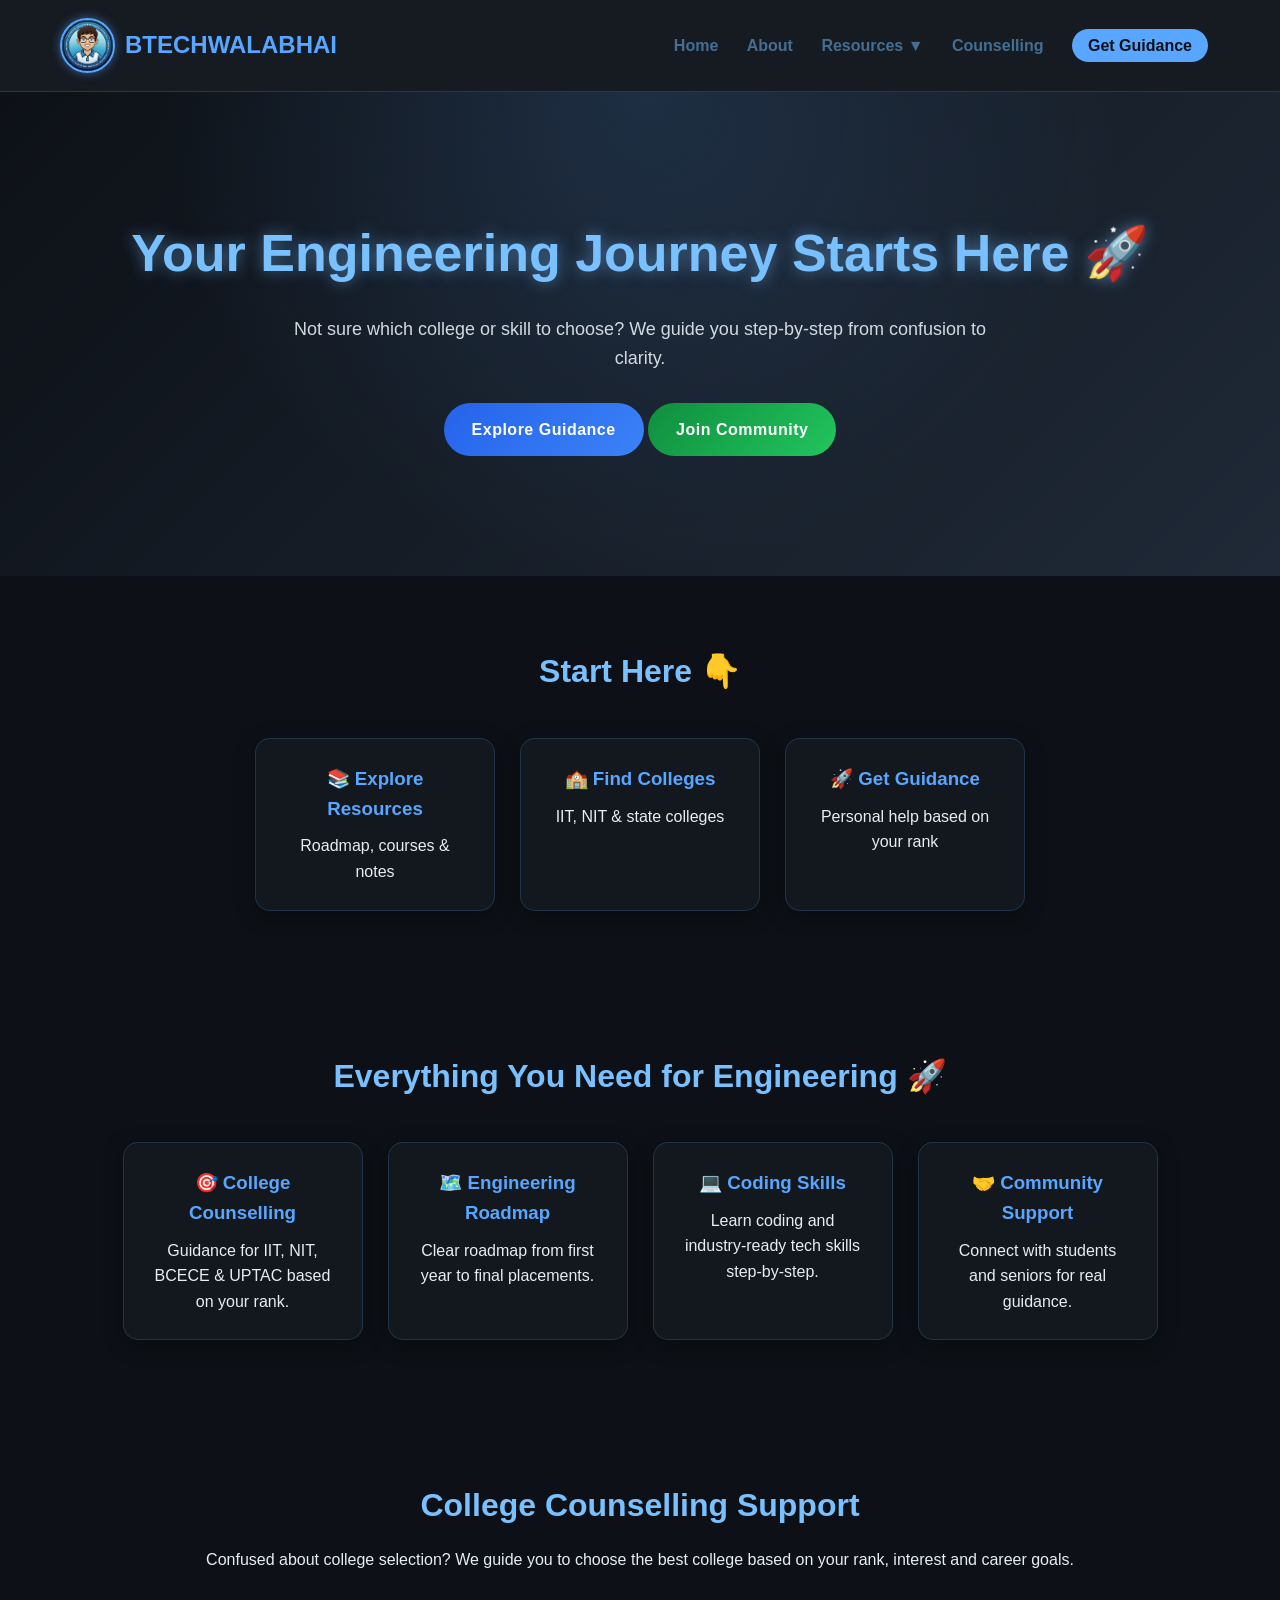
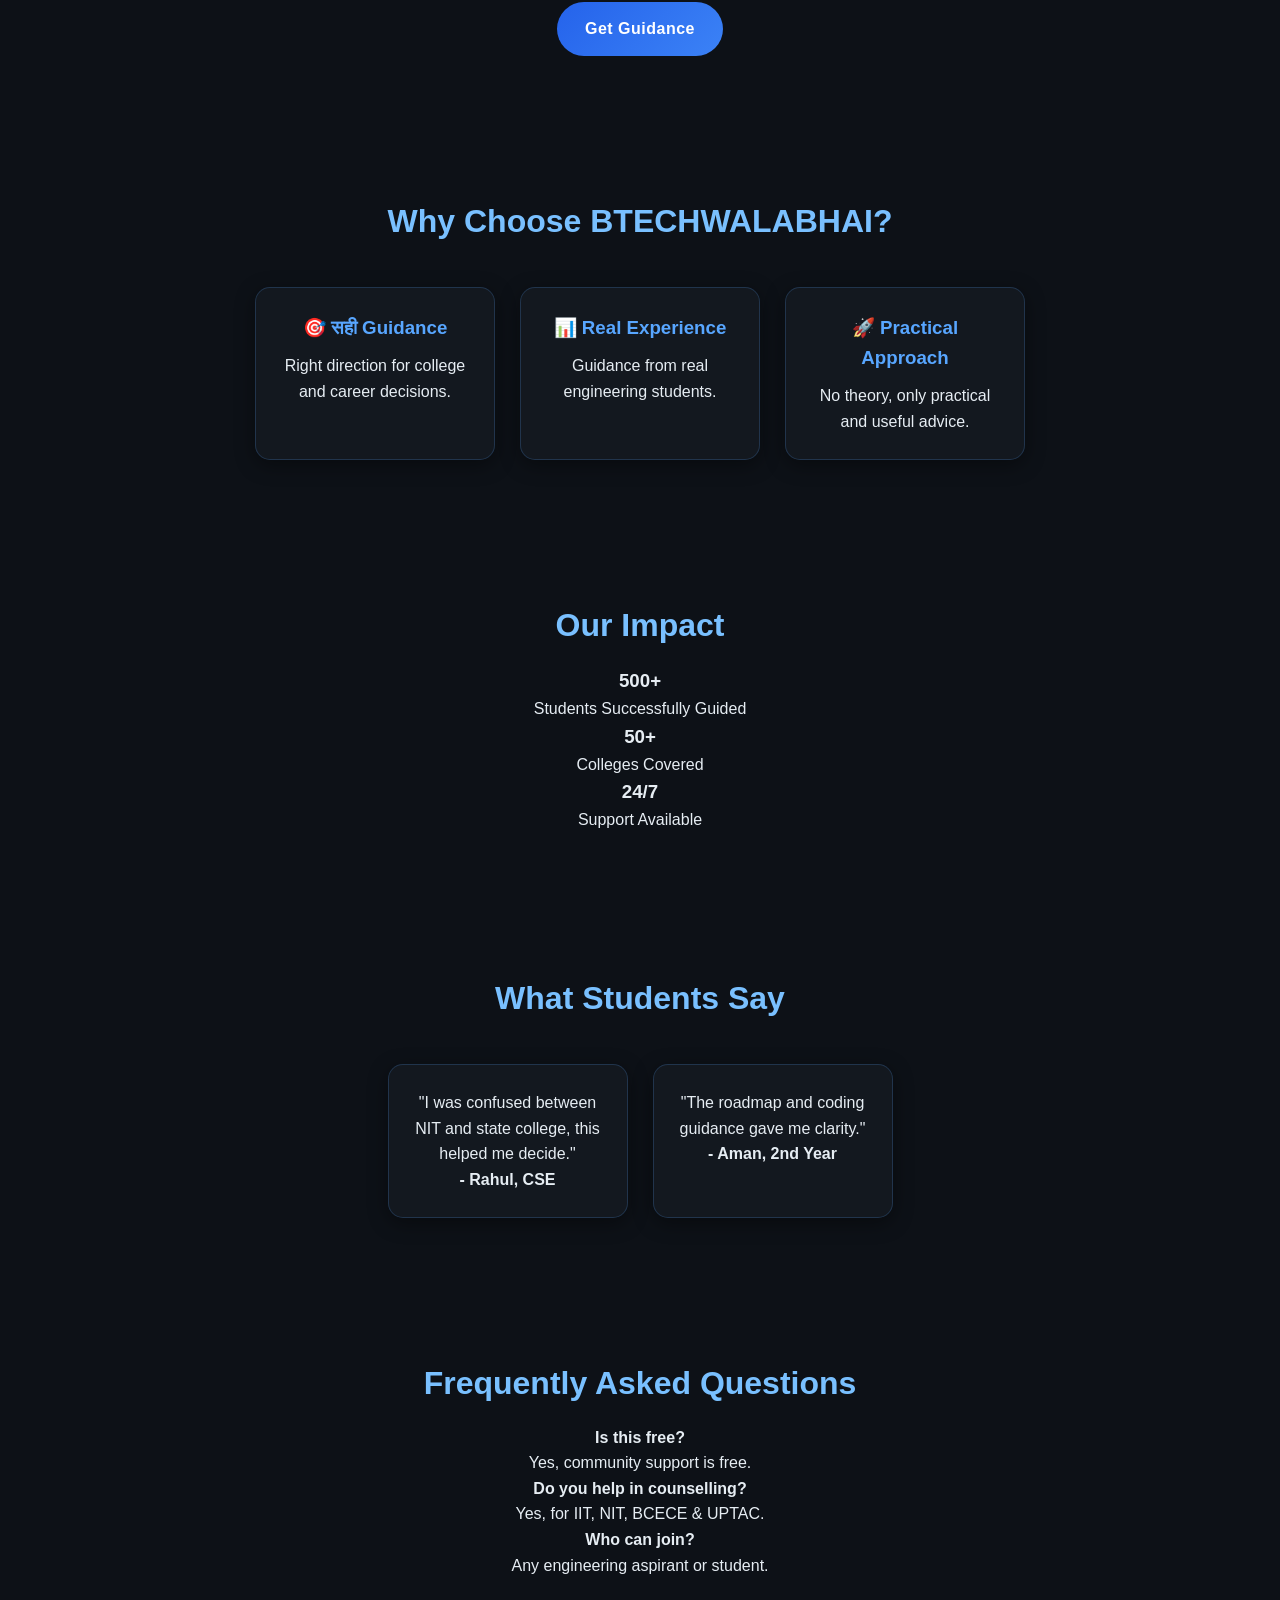
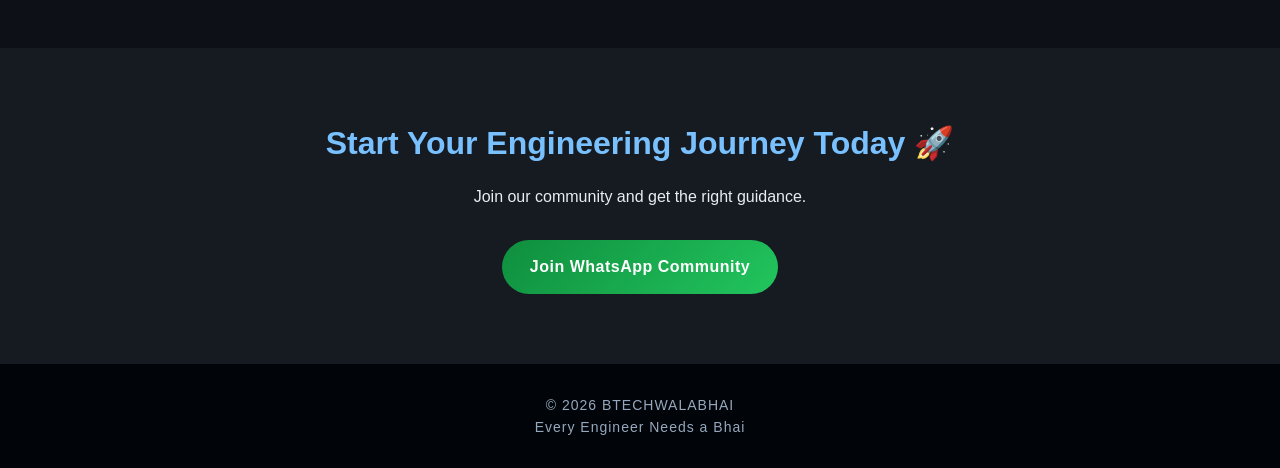
<file: index.html>
<!DOCTYPE html>
<html lang="en">

<head>
<meta charset="UTF-8">
<meta name="viewport" content="width=device-width, initial-scale=1.0">
<title>BTECHWALABHAI</title>
<link rel="stylesheet" href="index_style.css">
</head>

<body>

<!-- HEADER -->
<header>
<div class="logo">
<img src="btechwalabhai logo.jpg" alt="logo">
<h2>BTECHWALABHAI</h2>
</div>

<nav class="navbar">

<a href="index.html">Home</a>
<a href="about.html">About</a>

<div class="dropdown">
<a href="#">Resources ▼</a>

<div class="dropdown-content">
<a href="course.html">Courses</a>
<a href="roadmap.html">Roadmap</a>
<a href="colleges.html">Colleges</a>
<a href="notes.html">Notes</a>
</div>
</div>

<a href="counselling.html">Counselling</a>
<a href="contact.html" class="nav-btn">Get Guidance</a>

</nav>
</header>

<!-- HERO -->
<section class="hero">
<h1>Your Engineering Journey Starts Here 🚀</h1>

<p>
Not sure which college or skill to choose?  
We guide you step-by-step from confusion to clarity.
</p>

<a href="resource.html" class="btn btn-blue">Explore Guidance</a>
<a href="https://chat.whatsapp.com/CmiyNewwH2M4cnmfzJFHrF" class="btn btn-green">Join Community</a>
</section>

<!-- START HERE -->
<section>
<h2>Start Here 👇</h2>

<div class="features">

<a href="resource.html" class="card">
<h3>📚 Explore Resources</h3>
<p>Roadmap, courses & notes</p>
</a>

<a href="colleges.html" class="card">
<h3>🏫 Find Colleges</h3>
<p>IIT, NIT & state colleges</p>
</a>

<a href="guidance.html" class="card">
<h3>🚀 Get Guidance</h3>
<p>Personal help based on your rank</p>
</a>

</div>
</section>

<!-- WHAT YOU WILL GET -->
<section>
<h2>Everything You Need for Engineering 🚀</h2>

<div class="features">

<a href="counselling.html" class="card">
<h3>🎯 College Counselling</h3>
<p>Guidance for IIT, NIT, BCECE & UPTAC based on your rank.</p>
</a>

<a href="resource.html#roadmap" class="card">
<h3>🗺️ Engineering Roadmap</h3>
<p>Clear roadmap from first year to final placements.</p>
</a>

<a href="coding_skill.html" class="card">
<h3>💻 Coding Skills</h3>
<p>Learn coding and industry-ready tech skills step-by-step.</p>
</a>

<a href="community_support.html" class="card">
<h3>🤝 Community Support</h3>
<p>Connect with students and seniors for real guidance.</p>
</a>

</div>
</section>

<!-- COUNSELLING -->
<section>
<h2>College Counselling Support</h2>

<p>
Confused about college selection? We guide you to choose the best college
based on your rank, interest and career goals.
</p>

<a href="contact.html" class="btn btn-blue">Get Guidance</a>
</section>

<!-- WHY CHOOSE US -->
<section>
<h2>Why Choose BTECHWALABHAI?</h2>

<div class="features">

<div class="card">
<h3>🎯 सही Guidance</h3>
<p>Right direction for college and career decisions.</p>
</div>

<div class="card">
<h3>📊 Real Experience</h3>
<p>Guidance from real engineering students.</p>
</div>

<div class="card">
<h3>🚀 Practical Approach</h3>
<p>No theory, only practical and useful advice.</p>
</div>

</div>
</section>

<!-- STATS -->
<section>
<h2>Our Impact</h2>

<div class="stats">

<div class="stat">
<h3>500+</h3>
<p>Students Successfully Guided</p>
</div>

<div class="stat">
<h3>50+</h3>
<p>Colleges Covered</p>
</div>

<div class="stat">
<h3>24/7</h3>
<p>Support Available</p>
</div>

</div>
</section>

<!-- TESTIMONIALS -->
<section>
<h2>What Students Say</h2>

<div class="features">

<div class="card">
<p>"I was confused between NIT and state college, this helped me decide."</p>
<h4>- Rahul, CSE</h4>
</div>

<div class="card">
<p>"The roadmap and coding guidance gave me clarity."</p>
<h4>- Aman, 2nd Year</h4>
</div>

</div>
</section>

<!-- FAQ -->
<section>
<h2>Frequently Asked Questions</h2>

<p><strong>Is this free?</strong><br>Yes, community support is free.</p>

<p><strong>Do you help in counselling?</strong><br>Yes, for IIT, NIT, BCECE & UPTAC.</p>

<p><strong>Who can join?</strong><br>Any engineering aspirant or student.</p>

</section>

<!-- FINAL CTA -->
<section class="community">
<h2>Start Your Engineering Journey Today 🚀</h2>

<p>Join our community and get the right guidance.</p>

<a href="https://chat.whatsapp.com/CmiyNewwH2M4cnmfzJFHrF" class="btn btn-green">
Join WhatsApp Community
</a>
</section>

<!-- FOOTER -->
<footer>
<p>© 2026 BTECHWALABHAI</p>
<p>Every Engineer Needs a Bhai</p>
</footer>

<script src="script.js"></script>

</body>
</html>
</file>
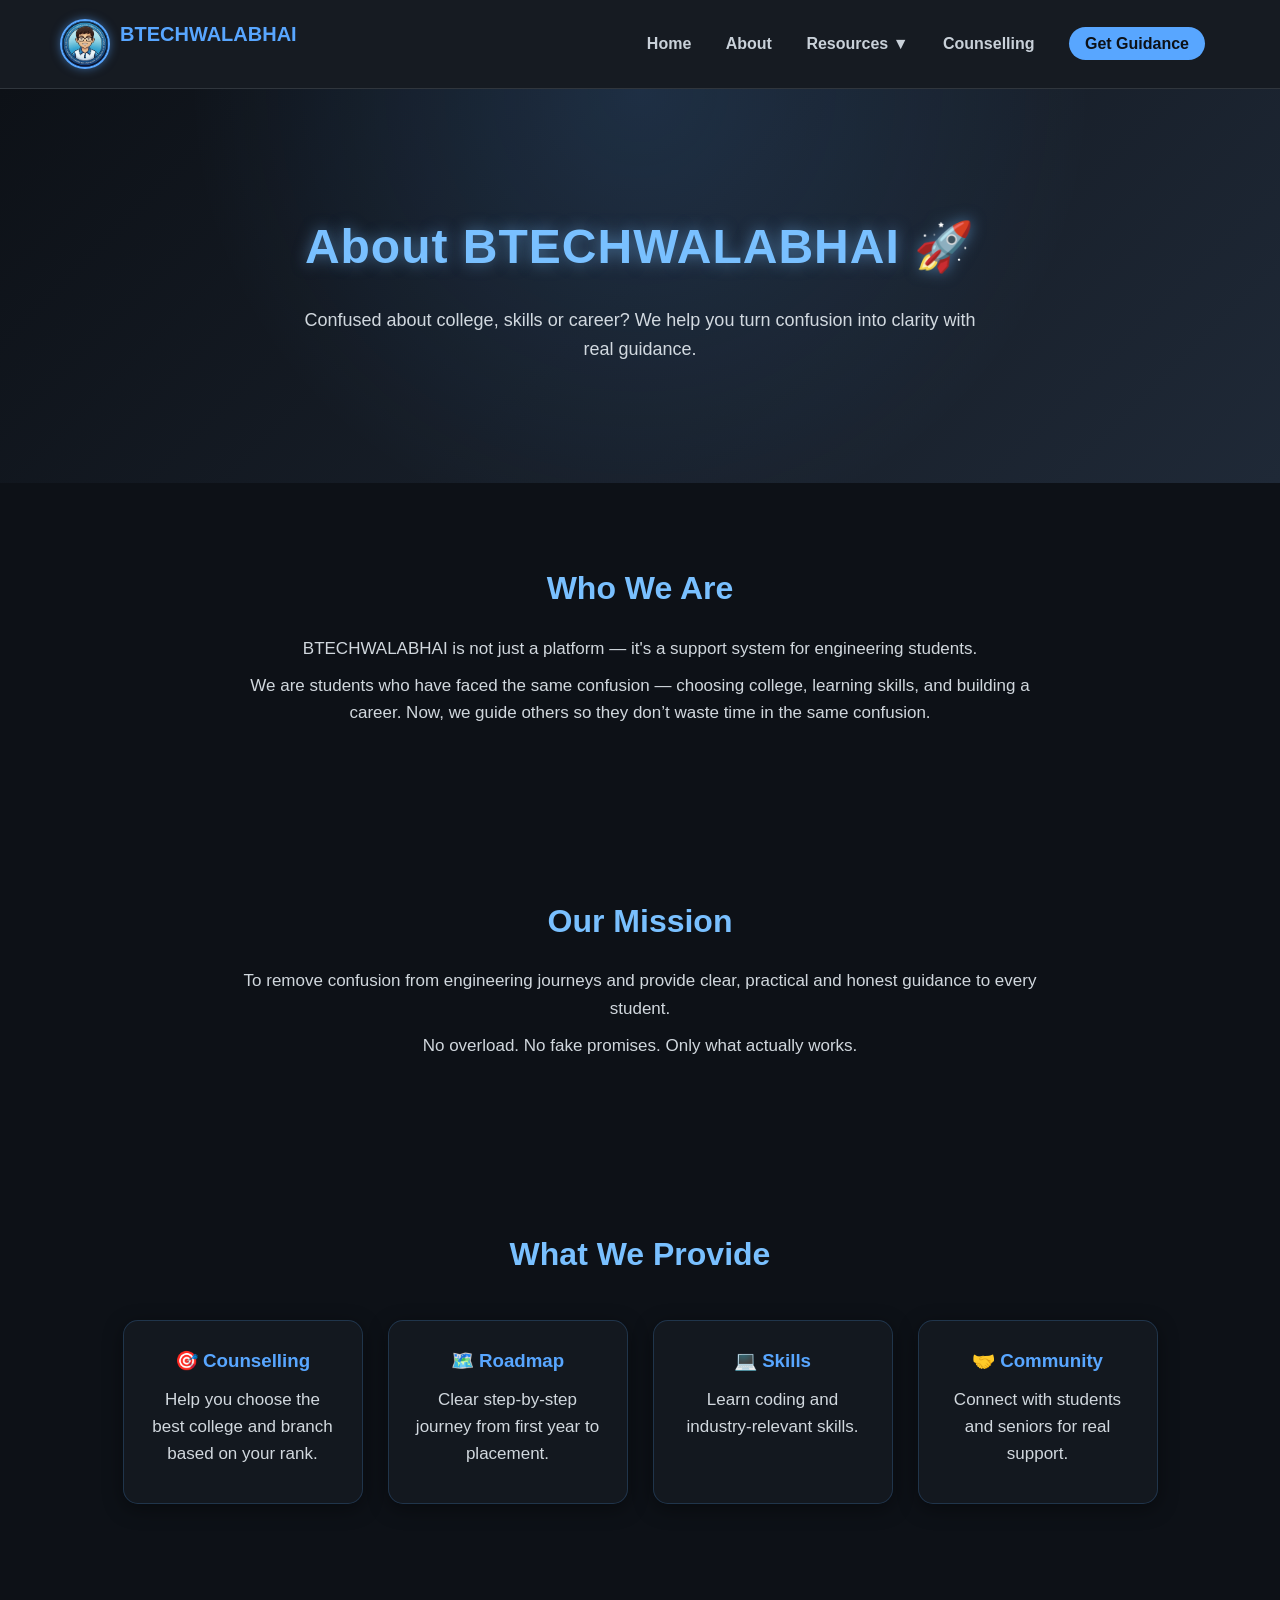
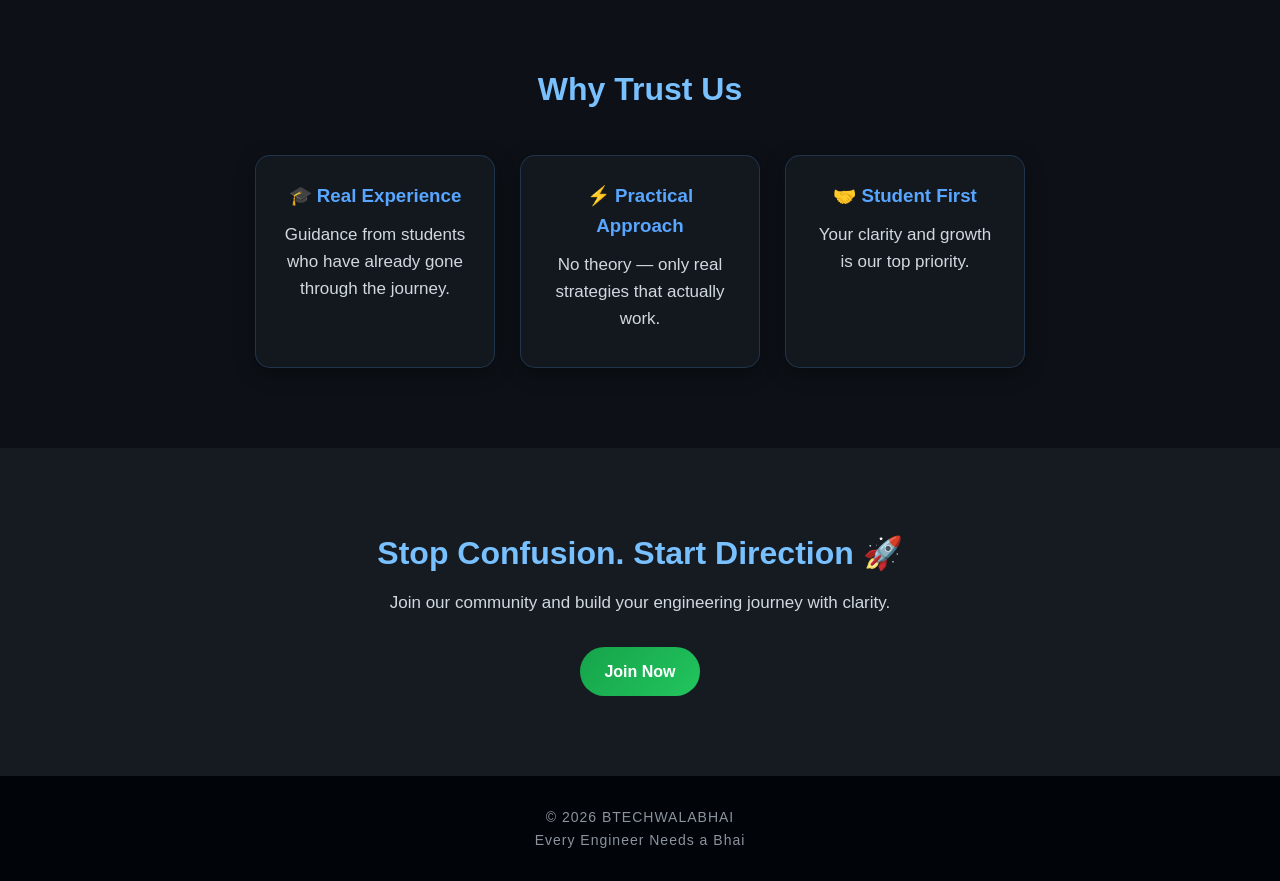
<file: about.html>
<!DOCTYPE html>
<html lang="en">

<head>
<meta charset="UTF-8">
<meta name="viewport" content="width=device-width, initial-scale=1.0">
<title>About - BTECHWALABHAI</title>
<link rel="stylesheet" href="about_style.css">
</head>

<body>

<!-- HEADER -->
<header>
<div class="logo">
<img src="btechwalabhai logo.jpg" alt="logo">
<h2>BTECHWALABHAI</h2>
</div>

<nav class="navbar">

<a href="index.html">Home</a>
<a href="about.html">About</a>

<div class="dropdown">
<a href="#">Resources ▼</a>

<div class="dropdown-content">
<a href="course.html">Courses</a>
<a href="roadmap.html">Roadmap</a>
<a href="colleges.html">Colleges</a>
<a href="notes.html">Notes</a>
</div>
</div>

<a href="counselling.html">Counselling</a>
<a href="contact.html" class="nav-btn">Get Guidance</a>

</nav>
</header>

<!-- HERO -->
<section class="hero">
<h1>About BTECHWALABHAI 🚀</h1>

<p>
Confused about college, skills or career?  
We help you turn confusion into clarity with real guidance.
</p>
</section>

<!-- WHO WE ARE -->
<section>
<h2>Who We Are</h2>

<p>
BTECHWALABHAI is not just a platform — it's a support system for engineering students.
</p>

<p>
We are students who have faced the same confusion — choosing college, learning skills, and building a career.  
Now, we guide others so they don’t waste time in the same confusion.
</p>
</section>

<!-- MISSION -->
<section>
<h2>Our Mission</h2>

<p>
To remove confusion from engineering journeys and provide clear, practical and honest guidance to every student.
</p>

<p>
No overload. No fake promises. Only what actually works.
</p>
</section>

<!-- WHAT WE PROVIDE -->
<section>
<h2>What We Provide</h2>

<div class="features">

<div class="card">
<h3>🎯 Counselling</h3>
<p>Help you choose the best college and branch based on your rank.</p>
</div>

<div class="card">
<h3>🗺️ Roadmap</h3>
<p>Clear step-by-step journey from first year to placement.</p>
</div>

<div class="card">
<h3>💻 Skills</h3>
<p>Learn coding and industry-relevant skills.</p>
</div>

<div class="card">
<h3>🤝 Community</h3>
<p>Connect with students and seniors for real support.</p>
</div>

</div>
</section>

<!-- WHY TRUST US -->
<section>
<h2>Why Trust Us</h2>

<div class="features">

<div class="card">
<h3>🎓 Real Experience</h3>
<p>Guidance from students who have already gone through the journey.</p>
</div>

<div class="card">
<h3>⚡ Practical Approach</h3>
<p>No theory — only real strategies that actually work.</p>
</div>

<div class="card">
<h3>🤝 Student First</h3>
<p>Your clarity and growth is our top priority.</p>
</div>

</div>
</section>

<!-- CTA -->
<section class="community">

<h2>Stop Confusion. Start Direction 🚀</h2>

<p>
Join our community and build your engineering journey with clarity.
</p>

<a href="https://chat.whatsapp.com/CmiyNewwH2M4cnmfzJFHrF" class="btn btn-green">
Join Now
</a>

</section>

<!-- FOOTER -->
<footer>
<p>© 2026 BTECHWALABHAI</p>
<p>Every Engineer Needs a Bhai</p>
</footer>

<script src="script.js"></script>

</body>
</html>
</file>
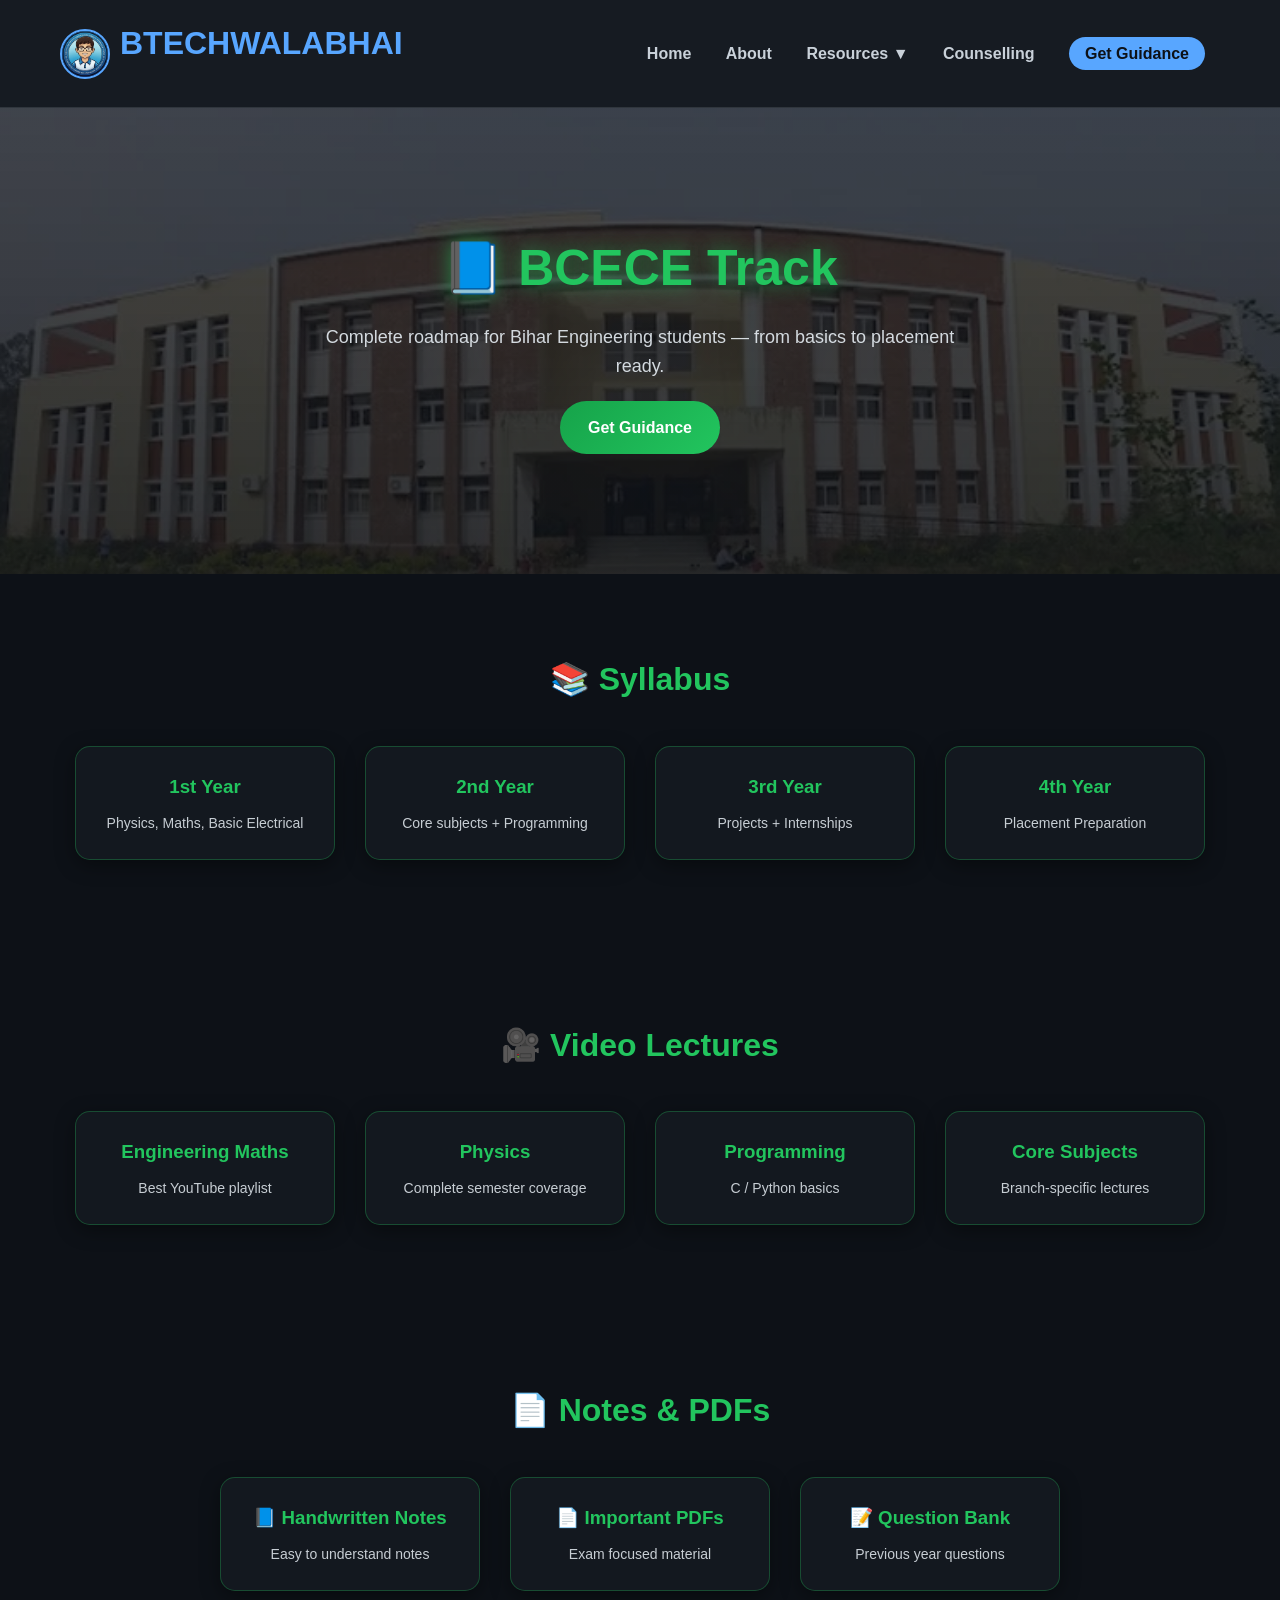
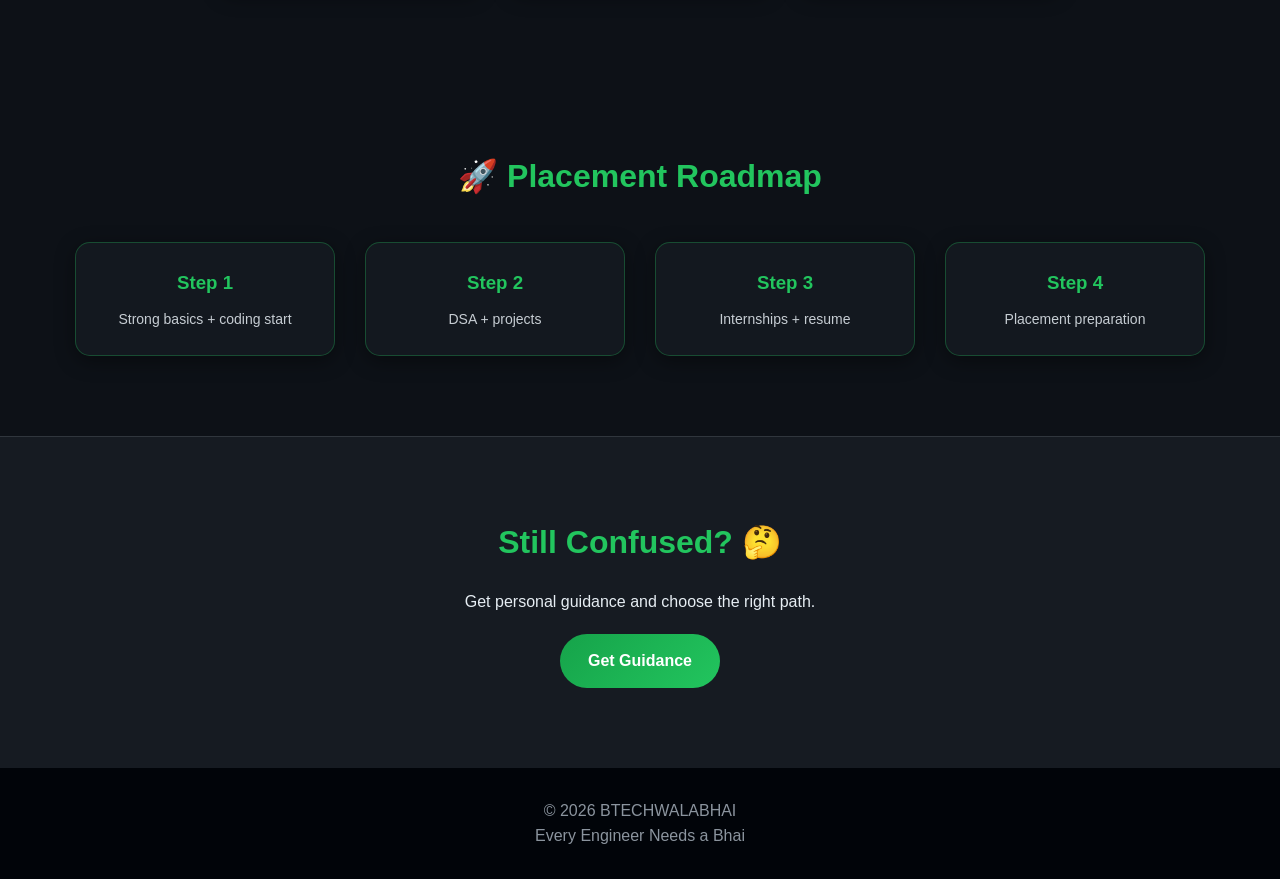
<file: bcece_course.html>
<!DOCTYPE html>
<html lang="en">
<head>
<meta charset="UTF-8">
<meta name="viewport" content="width=device-width, initial-scale=1.0">
<title>BCECE Track - BTECHWALABHAI</title>
<link rel="stylesheet" href="course_style.css">

<style>

/* BCECE HERO */
.bcece-hero{
padding:120px 20px;
text-align:center;

background:
linear-gradient(rgba(13,17,23,0.75), rgba(13,17,23,0.85)),
url("gce_gaya.webp") center/cover no-repeat;
}

/* GREEN THEME */
.bcece-hero h1{
color:#22c55e;
text-shadow:0 0 20px rgba(34,197,94,0.6);
}

.bcece-hero p{
opacity:0.9;
}

/* HEADINGS */
h2{
color:#22c55e;
}

/* CARDS */
.card{
border:1px solid rgba(34,197,94,0.3);
}

.card:hover{
border-color:#22c55e;
box-shadow:0 10px 30px rgba(34,197,94,0.25);
}

.card h3{
color:#22c55e;
}

/* BUTTON */
.btn-green{
background:linear-gradient(135deg,#16a34a,#22c55e);
color:white;
}

</style>
</head>

<body>

<!-- HEADER -->
<header>
<div class="logo">
<img src="btechwalabhai logo.jpg">
<h2>BTECHWALABHAI</h2>
</div>

<nav class="navbar">

<a href="index.html">Home</a>
<a href="about.html">About</a>

<div class="dropdown">
<a href="#">Resources ▼</a>

<div class="dropdown-content">
<a href="course.html">Course</a>
<a href="roadmap.html">Roadmap</a>
<a href="colleges.html">Colleges</a>
<a href="notes.html">Notes</a>
</div>
</div>

<a href="counselling.html">Counselling</a>
<a href="contact.html" class="nav-btn">Get Guidance</a>

</nav>
</header>

<!-- HERO -->
<section class="hero bcece-hero">
<h1>📘 BCECE Track</h1>

<p>
Complete roadmap for Bihar Engineering students — from basics to placement ready.
</p>

<a href="contact.html" class="btn btn-green">Get Guidance</a>
</section>

<!-- SYLLABUS SECTION -->
<section>
<h2>📚 Syllabus</h2>

<div class="features">

<div class="card">
<h3>1st Year</h3>
<p>Physics, Maths, Basic Electrical</p>
</div>

<div class="card">
<h3>2nd Year</h3>
<p>Core subjects + Programming</p>
</div>

<div class="card">
<h3>3rd Year</h3>
<p>Projects + Internships</p>
</div>

<div class="card">
<h3>4th Year</h3>
<p>Placement Preparation</p>
</div>

</div>
</section>

<!-- VIDEO LECTURES -->
<section>
<h2>🎥 Video Lectures</h2>

<div class="features">

<a href="#" class="card">
<h3>Engineering Maths</h3>
<p>Best YouTube playlist</p>
</a>

<a href="#" class="card">
<h3>Physics</h3>
<p>Complete semester coverage</p>
</a>

<a href="#" class="card">
<h3>Programming</h3>
<p>C / Python basics</p>
</a>

<a href="#" class="card">
<h3>Core Subjects</h3>
<p>Branch-specific lectures</p>
</a>

</div>
</section>

<!-- NOTES -->
<section>
<h2>📄 Notes & PDFs</h2>

<div class="features">

<a href="#" class="card">
<h3>📘 Handwritten Notes</h3>
<p>Easy to understand notes</p>
</a>

<a href="#" class="card">
<h3>📄 Important PDFs</h3>
<p>Exam focused material</p>
</a>

<a href="#" class="card">
<h3>📝 Question Bank</h3>
<p>Previous year questions</p>
</a>

</div>
</section>

<!-- ROADMAP -->
<section>
<h2>🚀 Placement Roadmap</h2>

<div class="features">

<div class="card">
<h3>Step 1</h3>
<p>Strong basics + coding start</p>
</div>

<div class="card">
<h3>Step 2</h3>
<p>DSA + projects</p>
</div>

<div class="card">
<h3>Step 3</h3>
<p>Internships + resume</p>
</div>

<div class="card">
<h3>Step 4</h3>
<p>Placement preparation</p>
</div>

</div>
</section>

<!-- CTA -->
<section class="community">

<h2>Still Confused? 🤔</h2>

<p>Get personal guidance and choose the right path.</p>

<a href="contact.html" class="btn btn-green">Get Guidance</a>

</section>

<!-- FOOTER -->
<footer>
<p>© 2026 BTECHWALABHAI</p>
<p>Every Engineer Needs a Bhai</p>
</footer>

</body>
</html>
</file>
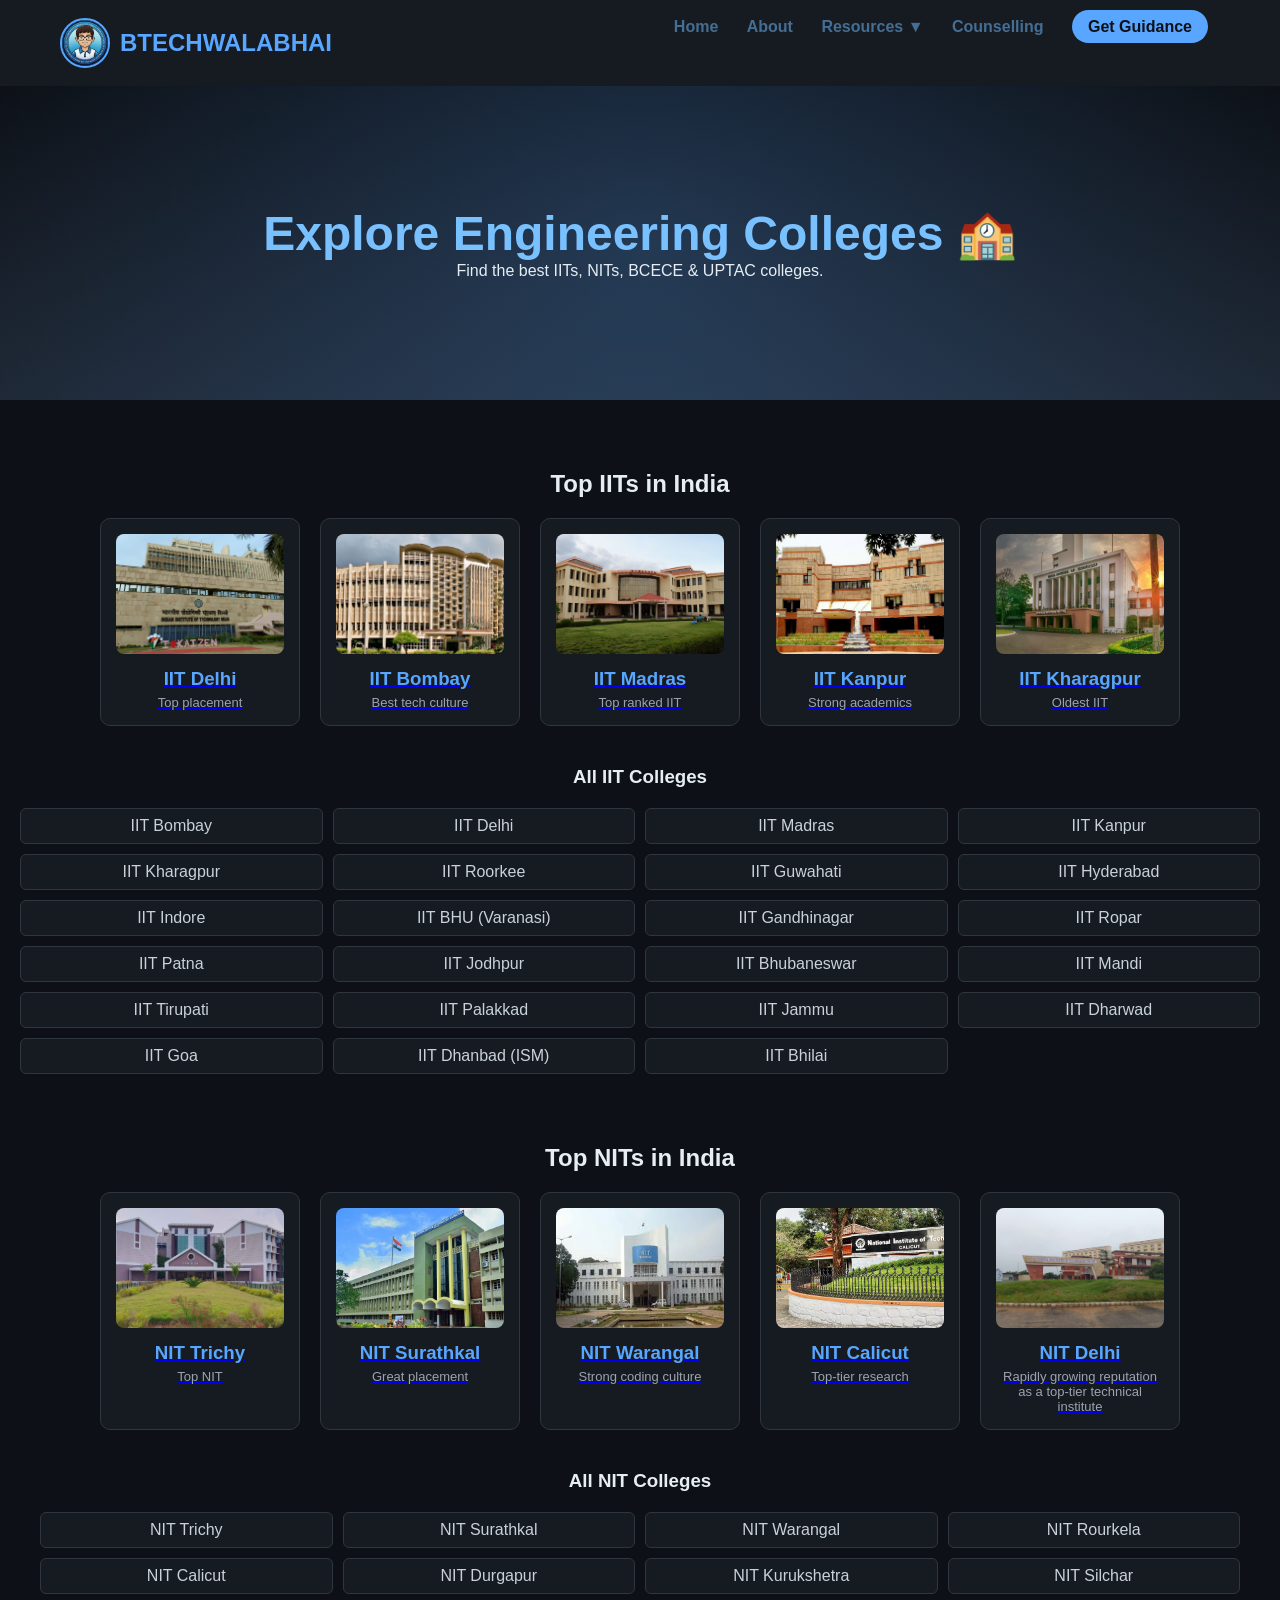
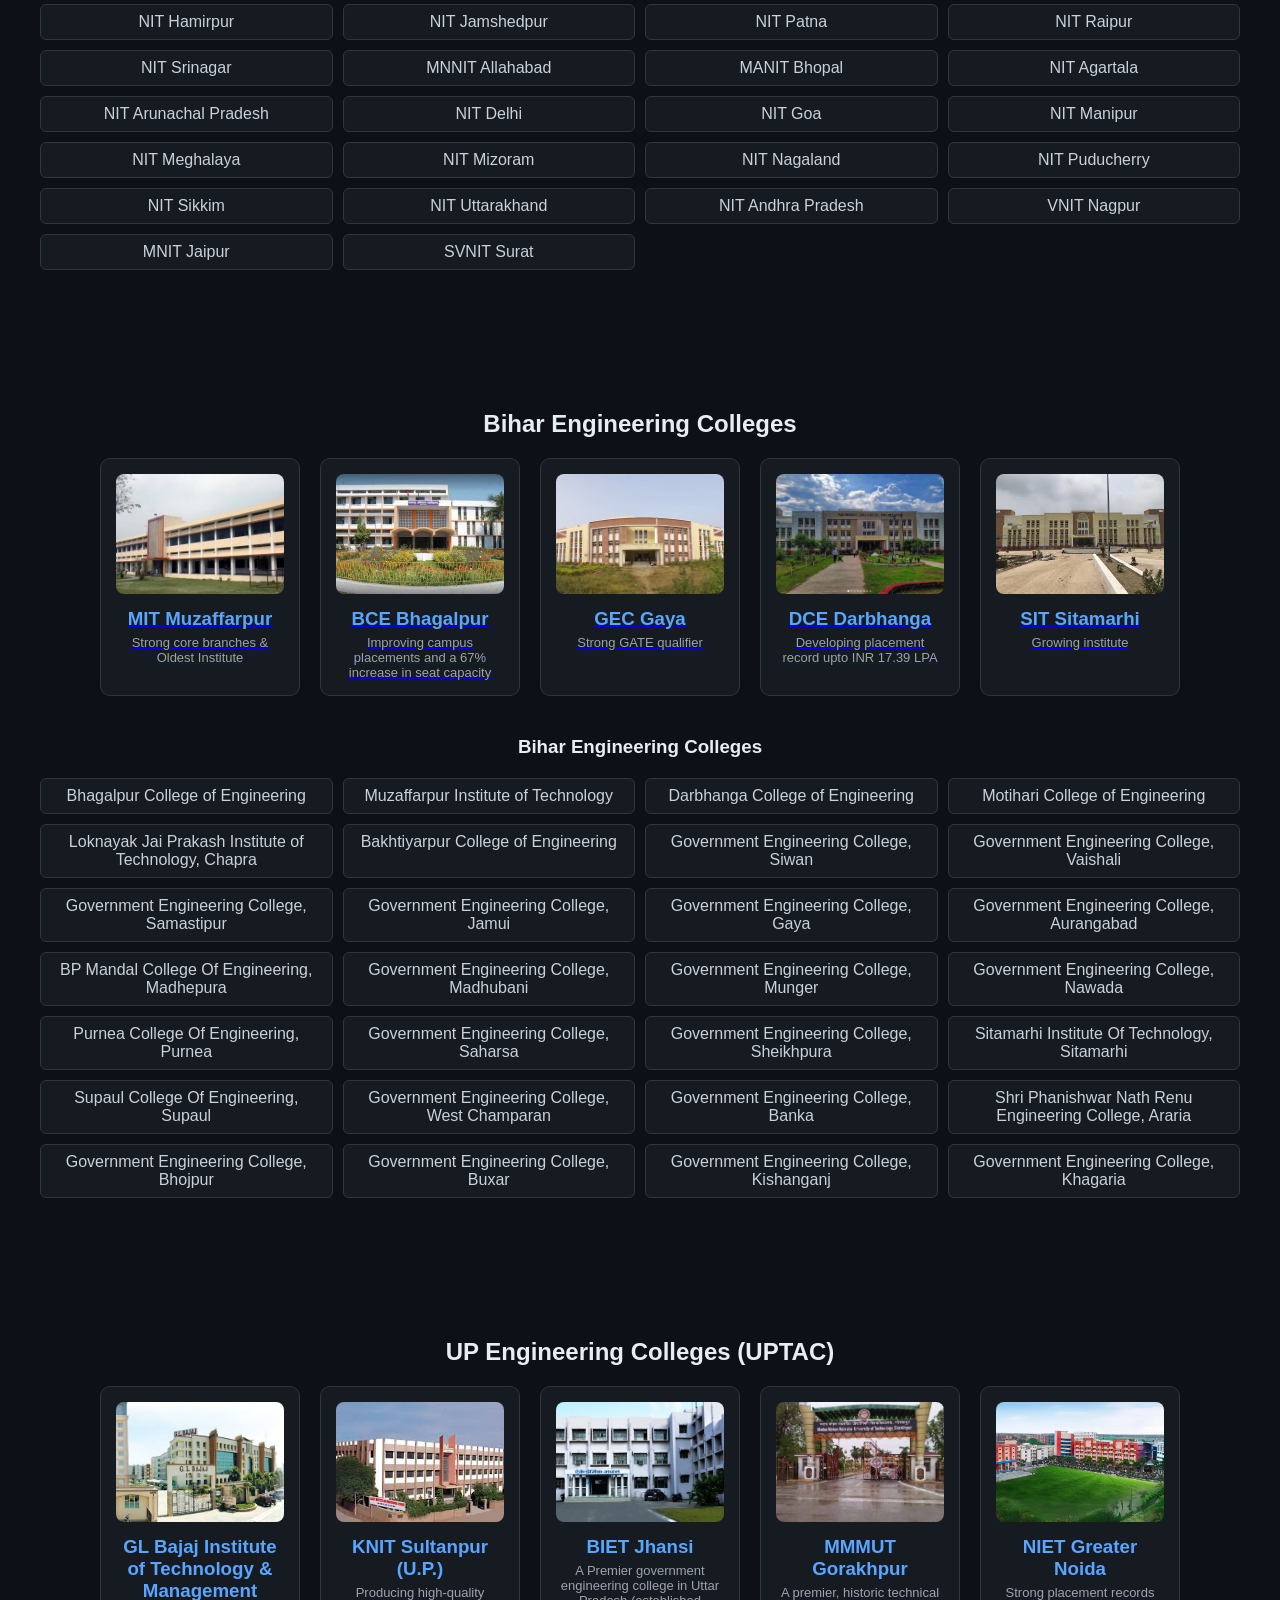
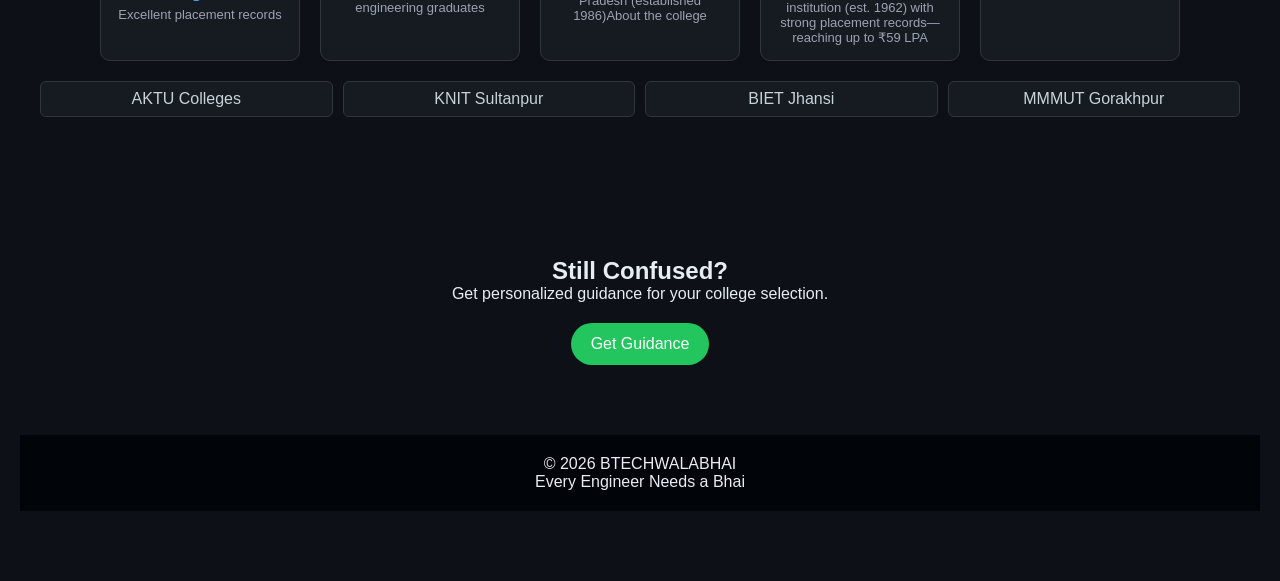
<file: colleges.html>
<!DOCTYPE html>
<html lang="en">

<head>
    <meta charset="UTF-8">
    <meta name="viewport" content="width=device-width, initial-scale=1.0">
    <title>Colleges - BTECHWALABHAI</title>

    <link rel="stylesheet" href="resource_style.css">

    <style>
        /* GRID */
        .college-grid {
            display: flex;
            gap: 20px;
            flex-wrap: wrap;
            justify-content: center;
            margin-top: 20px;
        }

        /* CARD */
        .college-card {
            background: #161B22;
            padding: 15px;
            border-radius: 10px;
            width: 200px;
            text-align: center;
            border: 1px solid #30363D;
            transition: 0.3s;
        }

        .college-card img {
            width: 100%;
            height: 120px;
            object-fit: cover;
            border-radius: 8px;
        }

        .college-card h3 {
            color: #58A6FF;
            margin: 10px 0 5px;
        }

        .college-card p {
            font-size: 13px;
            color: #9CA3AF;
        }

        .college-card:hover {
            transform: translateY(-5px);
            border-color: #58A6FF;
        }

         .college-card a{
text-decoration:none;
color:#58A6FF;
transition:0.3s;
}

.college-card a:hover{
color:#58A6FF;
text-decoration:underline;
}

        /* LIST */
        .college-list {
            margin-top: 20px;
            list-style: none;
            padding: 0;

            display: grid;
            /* ADD THIS */
            grid-template-columns: repeat(4, 1fr);
            /* 4 column */
            gap: 10px;
            /* spacing */
        }

        .college-list li {
            margin: 0;
            /* remove vertical margin */
            color: #c9d1d9;

            background: #161B22;
            /* ADD (UI better) */
            padding: 8px;
            border-radius: 6px;
            text-align: center;
            border: 1px solid #30363D;
            transition: 0.3s;
        }

        .college-list li:hover {
            background: #21262D;
            color: #58A6FF;
            transform: translateY(-5px);
            border-color: #58A6FF;
        }

        .college-heading {
            margin-top: 40px;
            margin-bottom: 15px;
        }

        .college-list a{
text-decoration:none;
color:#c9d1d9;
transition:0.3s;
}

.college-list a:hover{
color:#58A6FF;
text-decoration:underline;
}
        /*Responsive*/
        @media (max-width: 768px) {
            .college-list {
                grid-template-columns: repeat(2, 1fr);
            }
        }
    </style>

</head>

<body>

    <!-- HEADER -->
    <header>
        <div class="logo">
            <img src="btechwalabhai logo.jpg">
            <h2>BTECHWALABHAI</h2>
        </div>

        <nav class="navbar">
            <a href="index.html">Home</a>
            <a href="about.html">About</a>

            <div class="dropdown">
                <a href="#">Resources ▼</a>
                <div class="dropdown-content">
                     <a href="course.html">Course</a>
                    <a href="roadmap.html">Roadmap</a>
                    <a href="colleges.html">Colleges</a>
                    <a href="resource.html">Notes</a>
                </div>
            </div>

            <a href="counselling.html">Counselling</a>
            <a href="contact.html" class="nav-btn">Get Guidance</a>
        </nav>
    </header>

    <!-- HERO -->
    <section class="hero">
        <h1>Explore Engineering Colleges 🏫</h1>
        <p>Find the best IITs, NITs, BCECE & UPTAC colleges.</p>
    </section>

    <!-- IIT SECTION -->
    <section>
        <h2>Top IITs in India</h2>

        <div class="college-grid">
<a href="https://home.iitd.ac.in/" target="_blank" class="college-card">
    <img src="iit_delhi.webp">
    <h3>IIT Delhi</h3>
    <p>Top placement</p>
</a>

<a href="https://www.iitb.ac.in/" target="_blank" class="college-card">
    <img src="iit_bombay.jpg">
    <h3>IIT Bombay</h3>
    <p>Best tech culture</p>
</a>

<a href="https://www.iitm.ac.in/" target="_blank" class="college-card">
    <img src="iit_madras.jpeg">
    <h3>IIT Madras</h3>
    <p>Top ranked IIT</p>
</a>

<a href="https://www.iitk.ac.in/" target="_blank" class="college-card">
    <img src="iit_kanpur.jpg">
    <h3>IIT Kanpur</h3>
    <p>Strong academics</p>
</a>

<a href="https://www.iitkgp.ac.in/" target="_blank" class="college-card">
    <img src="iit_kharagpur.jpg">
    <h3>IIT Kharagpur</h3>
    <p>Oldest IIT</p>
</a>

        </div>

        <h3 class="college-heading"> All IIT Colleges</h3>

       <ul class="college-list">
    <li><a href="https://www.iitb.ac.in/" target="_blank">IIT Bombay</a></li>
    <li><a href="https://home.iitd.ac.in/" target="_blank">IIT Delhi</a></li>
    <li><a href="https://www.iitm.ac.in/" target="_blank">IIT Madras</a></li>
    <li><a href="https://www.iitk.ac.in/" target="_blank">IIT Kanpur</a></li>
    <li><a href="https://www.iitkgp.ac.in/" target="_blank">IIT Kharagpur</a></li>
    <li><a href="https://www.iitr.ac.in/" target="_blank">IIT Roorkee</a></li>

    <li><a href="https://www.iitg.ac.in/" target="_blank">IIT Guwahati</a></li>
    <li><a href="https://iith.ac.in/" target="_blank">IIT Hyderabad</a></li>
    <li><a href="https://www.iiti.ac.in/" target="_blank">IIT Indore</a></li>
    <li><a href="https://www.iitbhu.ac.in/" target="_blank">IIT BHU (Varanasi)</a></li>
    <li><a href="https://www.iitgn.ac.in/" target="_blank">IIT Gandhinagar</a></li>
    <li><a href="https://www.iitrpr.ac.in/" target="_blank">IIT Ropar</a></li>

    <li><a href="https://www.iitp.ac.in/" target="_blank">IIT Patna</a></li>
    <li><a href="https://www.iitj.ac.in/" target="_blank">IIT Jodhpur</a></li>
    <li><a href="https://www.iitbbs.ac.in/" target="_blank">IIT Bhubaneswar</a></li>
    <li><a href="https://www.iitmandi.ac.in/" target="_blank">IIT Mandi</a></li>
    <li><a href="https://www.iittp.ac.in/" target="_blank">IIT Tirupati</a></li>
    <li><a href="https://iitpkd.ac.in/" target="_blank">IIT Palakkad</a></li>

    <li><a href="https://www.iitjammu.ac.in/" target="_blank">IIT Jammu</a></li>
    <li><a href="https://www.iitdh.ac.in/" target="_blank">IIT Dharwad</a></li>
    <li><a href="https://iitgoa.ac.in/" target="_blank">IIT Goa</a></li>
    <li><a href="https://www.iitism.ac.in/" target="_blank">IIT Dhanbad (ISM)</a></li>
    <li><a href="https://www.iitbhilai.ac.in/" target="_blank">IIT Bhilai</a></li>
</ul>

    <!-- NIT SECTION -->
    <section>
        <h2>Top NITs in India</h2>

        <div class="college-grid">

           <a href="https://www.nitt.edu/" target="_blank" class="college-card">
    <img src="nit_trichy.jpg">
    <h3>NIT Trichy</h3>
    <p>Top NIT</p>
</a>

<a href="https://www.nitk.ac.in/" target="_blank" class="college-card">
    <img src="nit_surathkal.jpeg">
    <h3>NIT Surathkal</h3>
    <p>Great placement</p>
</a>

<a href="https://www.nitw.ac.in/" target="_blank" class="college-card">
    <img src="nit_warangal.jfif">
    <h3>NIT Warangal</h3>
    <p>Strong coding culture</p>
</a>

<a href="https://www.nitc.ac.in/" target="_blank" class="college-card">
    <img src="nit_calicut.webp">
    <h3>NIT Calicut</h3>
    <p>Top-tier research</p>
</a>

<a href="https://nitdelhi.ac.in/" target="_blank" class="college-card">
    <img src="nit_delhi.webp">
    <h3>NIT Delhi</h3>
    <p>Rapidly growing reputation as a top-tier technical institute</p>
</a>

        </div>

        <h3 class="college-heading">All NIT Colleges</h3>

        <ul class="college-list">
    <li><a href="https://www.nitt.edu/" target="_blank">NIT Trichy</a></li>
    <li><a href="https://www.nitk.ac.in/" target="_blank">NIT Surathkal</a></li>
    <li><a href="https://www.nitw.ac.in/" target="_blank">NIT Warangal</a></li>
    <li><a href="https://www.nitrkl.ac.in/" target="_blank">NIT Rourkela</a></li>
    <li><a href="https://www.nitc.ac.in/" target="_blank">NIT Calicut</a></li>
    <li><a href="https://nitdgp.ac.in/" target="_blank">NIT Durgapur</a></li>

    <li><a href="https://www.nitkkr.ac.in/" target="_blank">NIT Kurukshetra</a></li>
    <li><a href="http://www.nits.ac.in/" target="_blank">NIT Silchar</a></li>
    <li><a href="https://nith.ac.in/" target="_blank">NIT Hamirpur</a></li>
    <li><a href="https://www.nitjsr.ac.in/" target="_blank">NIT Jamshedpur</a></li>
    <li><a href="https://www.nitp.ac.in/" target="_blank">NIT Patna</a></li>
    <li><a href="http://www.nitrr.ac.in/" target="_blank">NIT Raipur</a></li>

    <li><a href="https://www.nitsri.ac.in/" target="_blank">NIT Srinagar</a></li>
    <li><a href="https://www.mnnit.ac.in/" target="_blank">MNNIT Allahabad</a></li>
    <li><a href="https://www.manit.ac.in/" target="_blank">MANIT Bhopal</a></li>
    <li><a href="https://www.nita.ac.in/" target="_blank">NIT Agartala</a></li>
    <li><a href="https://www.nitap.ac.in/" target="_blank">NIT Arunachal Pradesh</a></li>
    <li><a href="https://nitdelhi.ac.in/" target="_blank">NIT Delhi</a></li>

    <li><a href="https://www.nitgoa.ac.in/" target="_blank">NIT Goa</a></li>
    <li><a href="https://www.nitmanipur.ac.in/" target="_blank">NIT Manipur</a></li>
    <li><a href="https://www.nitm.ac.in/" target="_blank">NIT Meghalaya</a></li>
    <li><a href="https://www.nitmz.ac.in/" target="_blank">NIT Mizoram</a></li>
    <li><a href="https://www.nitnagaland.ac.in/" target="_blank">NIT Nagaland</a></li>
    <li><a href="https://www.nitpy.ac.in/" target="_blank">NIT Puducherry</a></li>

    <li><a href="https://www.nitsikkim.ac.in/" target="_blank">NIT Sikkim</a></li>
    <li><a href="https://www.nituk.ac.in/" target="_blank">NIT Uttarakhand</a></li>
    <li><a href="https://www.nitandhra.ac.in/" target="_blank">NIT Andhra Pradesh</a></li>
    <li><a href="https://vnit.ac.in/" target="_blank">VNIT Nagpur</a></li>
    <li><a href="https://www.mnit.ac.in/" target="_blank">MNIT Jaipur</a></li>
    <li><a href="https://www.svnit.ac.in/" target="_blank">SVNIT Surat</a></li>
</ul>

    </section>
    <!--BCECE Colleges-->

    <section>

        <h2>Bihar Engineering Colleges</h2>

        <div class="college-grid">

          <a href="#" class="college-card">
    <img src="mit_muz.webp">
    <h3>MIT Muzaffarpur</h3>
    <p>Strong core branches & Oldest Institute</p>
</a>

<a href="#" class="college-card">
    <img src="bce_bhagalpur.png">
    <h3>BCE Bhagalpur</h3>
    <p>Improving campus placements and a 67% increase in seat capacity</p>
</a>

<a href="#" class="college-card">
    <img src="gce_gaya.webp">
    <h3>GEC Gaya</h3>
    <p>Strong GATE qualifier</p>
</a>

<a href="#" class="college-card">
    <img src="dce_darbhanga.jpeg">
    <h3>DCE Darbhanga</h3>
    <p>Developing placement record upto INR 17.39 LPA</p>
</a>

<a href="#" class="college-card">
    <img src="sit_sitamarhi.jpeg">
    <h3>SIT Sitamarhi</h3>
    <p>Growing institute</p>
</a>


        </div>

        <h3 class="college-heading">Bihar Engineering Colleges</h3>

        <ul class="college-list">
            <li>Bhagalpur College of Engineering</li>
            <li>Muzaffarpur Institute of Technology</li>
            <li>Darbhanga College of Engineering</li>
            <li>Motihari College of Engineering</li>
            <li>Loknayak Jai Prakash Institute of Technology, Chapra</li>
            <li>Bakhtiyarpur College of Engineering</li>

            <li>Government Engineering College, Siwan</li>
            <li>Government Engineering College, Vaishali</li>
            <li>Government Engineering College, Samastipur</li>
            <li>Government Engineering College, Jamui</li>
            <li>Government Engineering College, Gaya</li>
            <li>Government Engineering College, Aurangabad</li>

            <li>BP Mandal College Of Engineering, Madhepura</li>
            <li>Government Engineering College, Madhubani</li>
            <li>Government Engineering College, Munger</li>
            <li>Government Engineering College, Nawada</li>
            <li>Purnea College Of Engineering, Purnea</li>
            <li>Government Engineering College, Saharsa</li>

            <li>Government Engineering College, Sheikhpura</li>
            <li>Sitamarhi Institute Of Technology, Sitamarhi</li>
            <li>Supaul College Of Engineering, Supaul</li>
            <li>Government Engineering College, West Champaran</li>

            <li>Government Engineering College, Banka</li>
            <li>Shri Phanishwar Nath Renu Engineering College, Araria</li>
            <li>Government Engineering College, Bhojpur</li>
            <li>Government Engineering College, Buxar</li>
            <li>Government Engineering College, Kishanganj</li>
            <li>Government Engineering College, Khagaria</li>

        </ul>
    </section>

    <!-- UPTAC SECTION -->
    <section>
        <h2>UP Engineering Colleges (UPTAC)</h2>

        <div class="college-grid">

            <div class="college-card">
                <img src="gl_bajaj.jpg">
                <h3>GL Bajaj Institute of Technology & Management</h3>
                <p>Excellent placement records</p>
            </div>

            <div class="college-card">
                <img src="knit_sultanpur.jfif">
                <h3>KNIT Sultanpur (U.P.)</h3>
                <p>Producing high-quality engineering graduates</p>
            </div>

            <div class="college-card">
                <img src="biet_jhansi.webp">
                <h3>BIET Jhansi</h3>
                <p>A Premier government engineering college in Uttar Pradesh (established 1986)About the college</p>
            </div>

            <div class="college-card">
                <img src="mmmut_gkp.jpg">
                <h3>MMMUT Gorakhpur</h3>
                <p>A premier, historic technical institution (est. 1962) with strong placement records—reaching up to
                    ₹59 LPA</p>
            </div>

            <div class="college-card">
                <img src="niet.webp">
                <h3>NIET Greater Noida</h3>
                <p>Strong placement records</p>
            </div>

        </div>

        <ul class="college-list">
            <li>AKTU Colleges</li>
            <li>KNIT Sultanpur</li>
            <li>BIET Jhansi</li>
            <li>MMMUT Gorakhpur</li>
        </ul>

    </section>

    <!-- CTA -->
    <section class="community">
        <h2>Still Confused?</h2>
        <p>Get personalized guidance for your college selection.</p>

        <a href="contact.html" class="btn btn-green">Get Guidance</a>
    </section>

    <!-- FOOTER -->
    <footer>
        <p>© 2026 BTECHWALABHAI</p>
        <p>Every Engineer Needs a Bhai</p>
    </footer>


    <script src="script.js"></script>

</body>

</html>
</file>
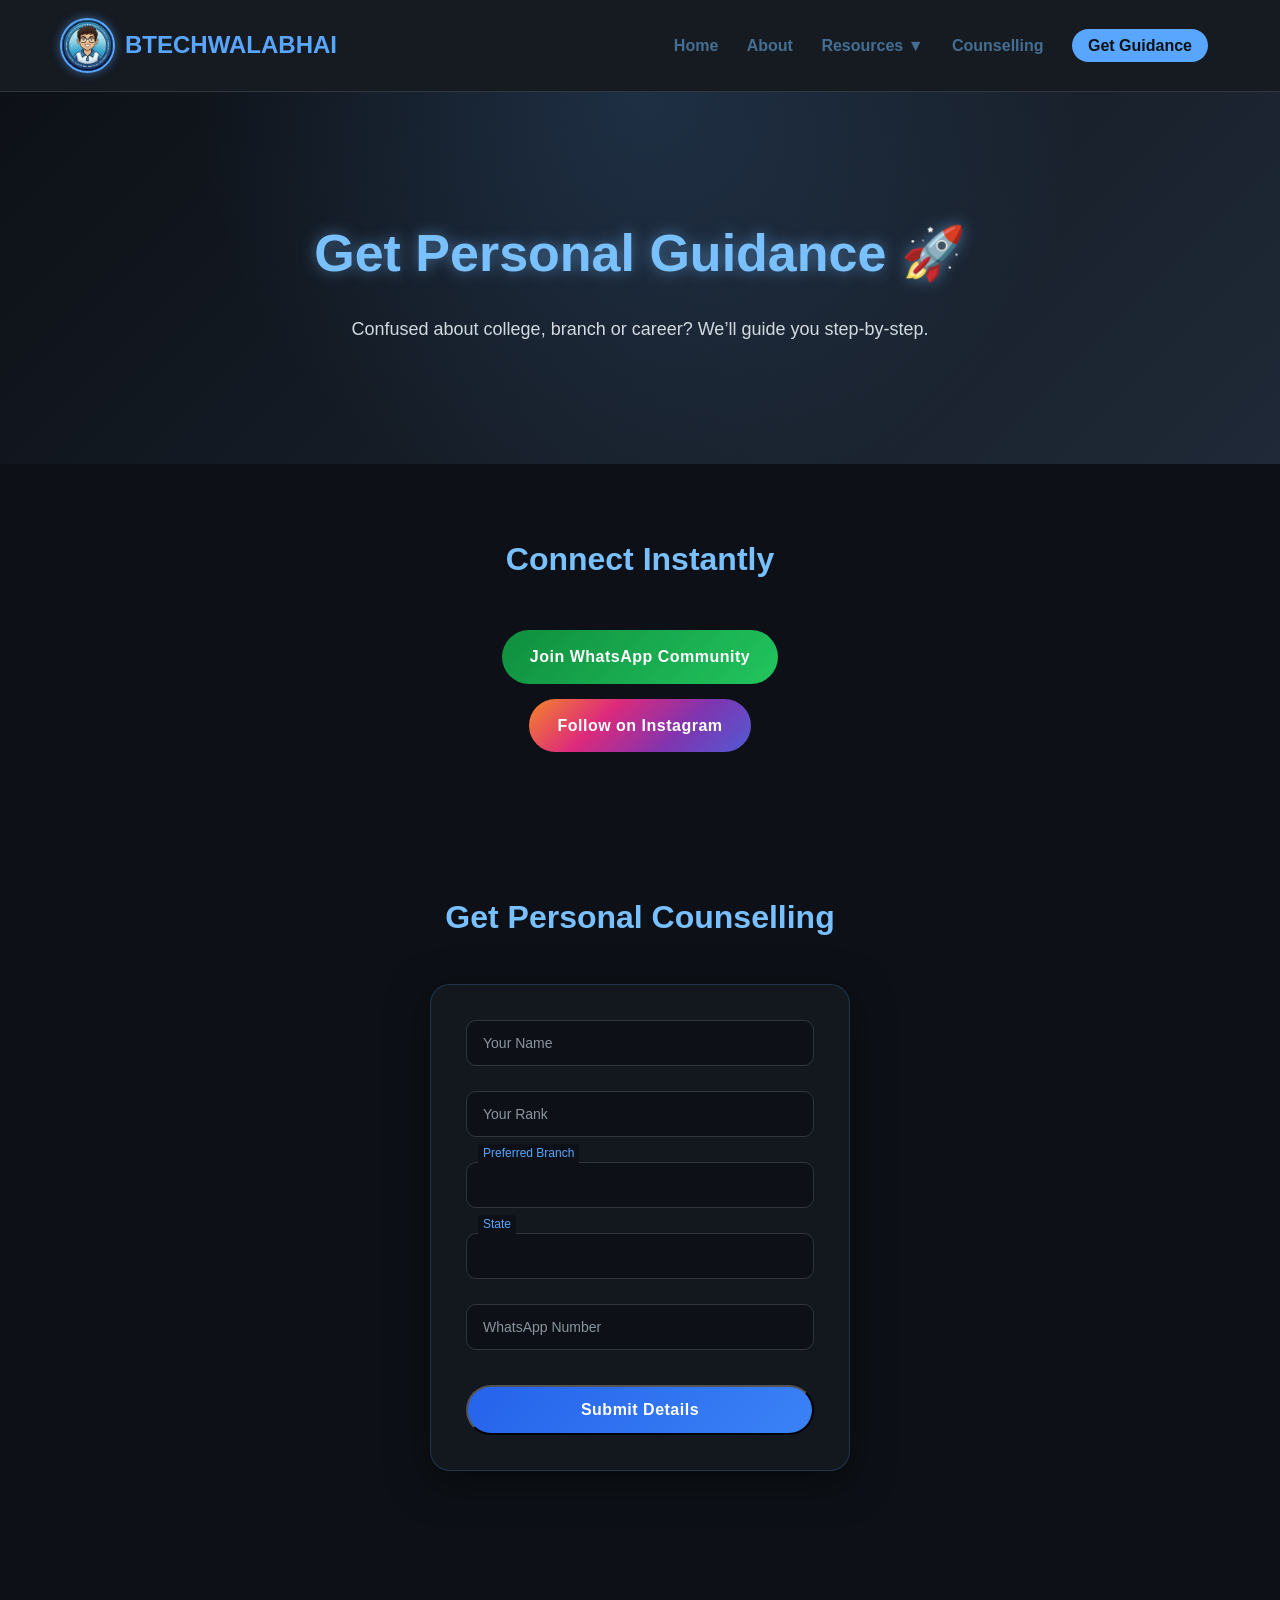
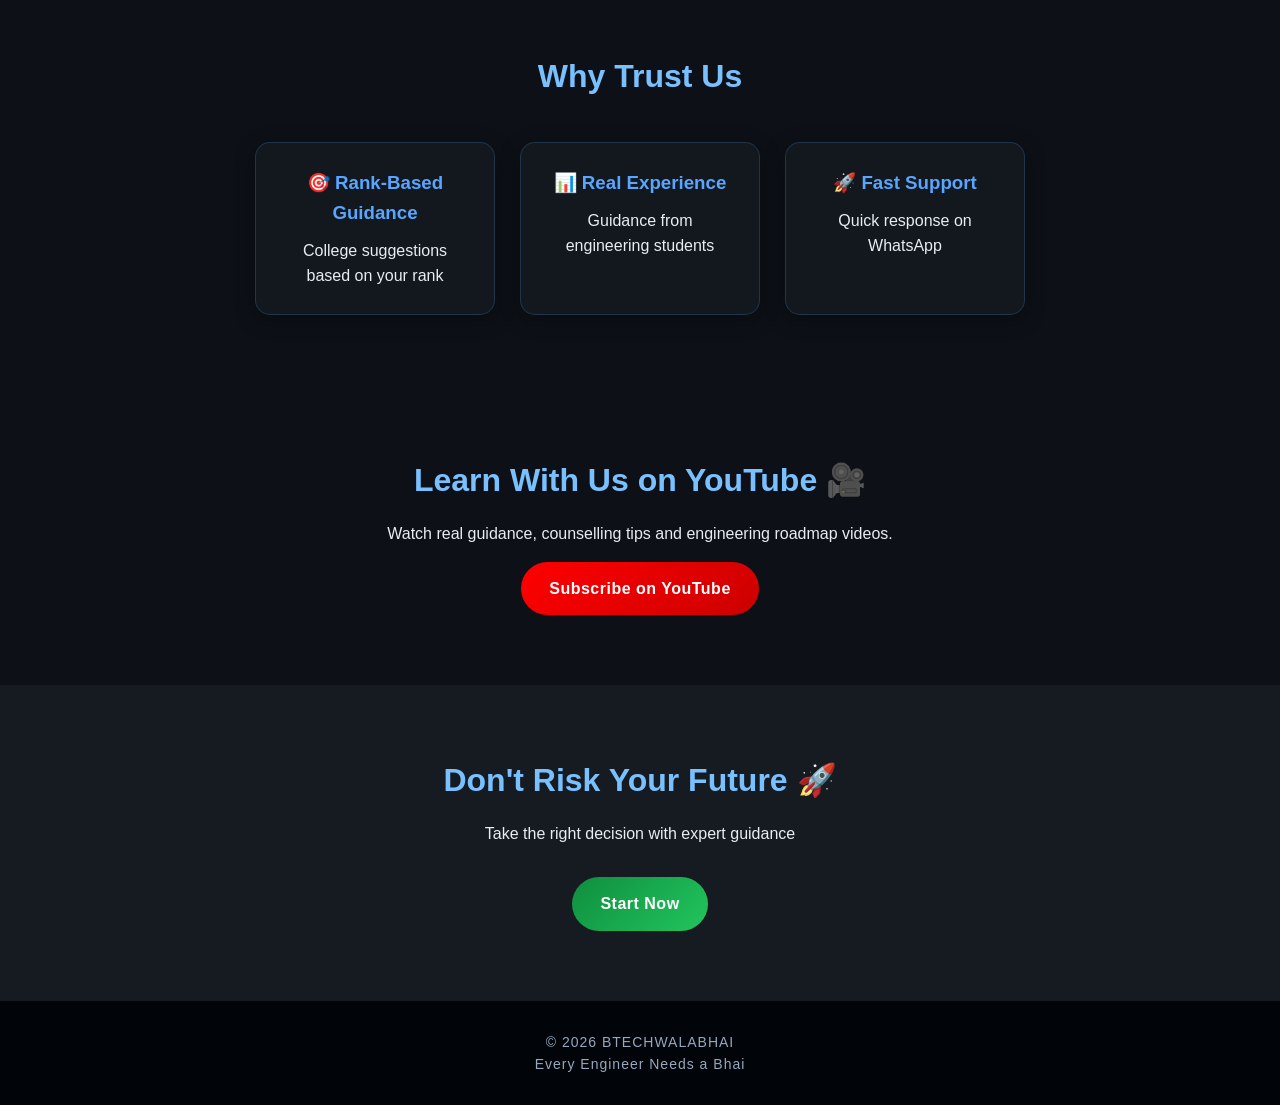
<file: contact.html>
<!DOCTYPE html>
<html lang="en">

<head>
<meta charset="UTF-8">
<meta name="viewport" content="width=device-width, initial-scale=1.0">
<title>Get Guidance - BTECHWALABHAI</title>
<link rel="stylesheet" href="index_style.css">

<style>
     .btn-insta{
background:linear-gradient(135deg,#f58529,#dd2a7b,#8134af,#515bd4);
color:white;
margin-top:15px;
}

.btn-insta:hover{
transform:translateY(-3px) scale(1.05);
}

/* FORM BOX */
.form{
max-width:420px;
margin:40px auto;
padding:35px;
border-radius:20px;
background:rgba(22,27,34,0.85);
backdrop-filter:blur(15px);
border:1px solid rgba(88,166,255,0.2);
box-shadow:0 10px 40px rgba(0,0,0,0.5);
}

/* INPUT GROUP */
.input-group{
position:relative;
margin-bottom:25px;
}

/* INPUT */
.input-group input{
width:100%;
padding:14px 12px;
background:#0D1117;
border:1px solid #30363D;
border-radius:10px;
color:white;
font-size:14px;
outline:none;
transition:0.3s;
}

/* LABEL */
.input-group label{
position:absolute;
left:12px;
top:50%;
transform:translateY(-50%);
color:#8B949E;
font-size:14px;
pointer-events:none;
transition:0.3s;
background:#0D1117;
padding:0 5px;
}

/* FOCUS EFFECT */
.input-group input:focus{
border-color:#58A6FF;
box-shadow:0 0 10px rgba(88,166,255,0.3);
}

/* FLOAT LABEL */
.input-group input:focus + label,
.input-group input:valid + label{
top:-8px;
font-size:12px;
color:#58A6FF;
}

/* BUTTON IMPROVE */
.form .btn{
width:100%;
margin-top:10px;
padding:14px;
font-size:16px;
}

.btn-youtube{
background:linear-gradient(135deg,#ff0000,#cc0000);
color:white;
margin-top:15px;
}

.btn-youtube:hover{
transform:translateY(-3px) scale(1.05);
box-shadow:0 10px 25px rgba(255,0,0,0.4);
}
</style>
</head>

<body>

<!-- HEADER -->
<header>
<div class="logo">
<img src="btechwalabhai logo.jpg">
<h2>BTECHWALABHAI</h2>
</div>

<nav class="navbar">
<a href="index.html">Home</a>
<a href="about.html">About</a>

<div class="dropdown">
<a href="#">Resources ▼</a>
<div class="dropdown-content">
<a href="course.html">Course</a>
<a href="roadmap.html">Roadmap</a>
<a href="colleges.html">Colleges</a>
<a href="resource.html">Notes</a>
</div>
</div>

<a href="counselling.html">Counselling</a>
<a href="contact.html" class="nav-btn">Get Guidance</a>
</nav>
</header>

<!-- HERO -->
<section class="hero">
<h1>Get Personal Guidance 🚀</h1>
<p>Confused about college, branch or career? We’ll guide you step-by-step.</p>
</section>

<!-- QUICK ACTION (VERY IMPORTANT 🔥) -->
<section>
<h2>Connect Instantly</h2>

<a href="https://chat.whatsapp.com/CmiyNewwH2M4cnmfzJFHrF" class="btn btn-green">
Join WhatsApp Community
</a>

<br>

<a href="https://www.instagram.com/btechwalabhai/" class="btn btn-insta">
Follow on Instagram
</a>

</section>

<!-- FORM -->
<section id="form">
<h2>Get Personal Counselling</h2>

<form class="form">

<div class="input-group">
<input type="text" required>
<label>Your Name</label>
</div>

<div class="input-group">
<input type="number" required>
<label>Your Rank</label>
</div>

<div class="input-group">
<input type="text">
<label>Preferred Branch</label>
</div>

<div class="input-group">
<input type="text">
<label>State</label>
</div>

<div class="input-group">
<input type="tel" required>
<label>WhatsApp Number</label>
</div>

<button type="submit" class="btn btn-blue">Submit Details</button>

</form>
</section>

<!-- WHY TRUST -->
<section>
<h2>Why Trust Us</h2>

<div class="features">

<div class="card">
<h3>🎯 Rank-Based Guidance</h3>
<p>College suggestions based on your rank</p>
</div>

<div class="card">
<h3>📊 Real Experience</h3>
<p>Guidance from engineering students</p>
</div>

<div class="card">
<h3>🚀 Fast Support</h3>
<p>Quick response on WhatsApp</p>
</div>

</div>
</section>

<section>
<h2>Learn With Us on YouTube 🎥</h2>

<p>Watch real guidance, counselling tips and engineering roadmap videos.</p>

<a href="https://www.youtube.com/@YOURCHANNEL" target="_blank" class="btn btn-youtube">
Subscribe on YouTube
</a>

</section>

<!-- FINAL CTA -->
<section class="community">

<h2>Don't Risk Your Future 🚀</h2>
<p>Take the right decision with expert guidance</p>

<a href="#form" class="btn btn-green">Start Now</a>

</section>

<!-- FOOTER -->
<footer>
<p>© 2026 BTECHWALABHAI</p>
<p>Every Engineer Needs a Bhai</p>
</footer>

</body>
</html>
</file>
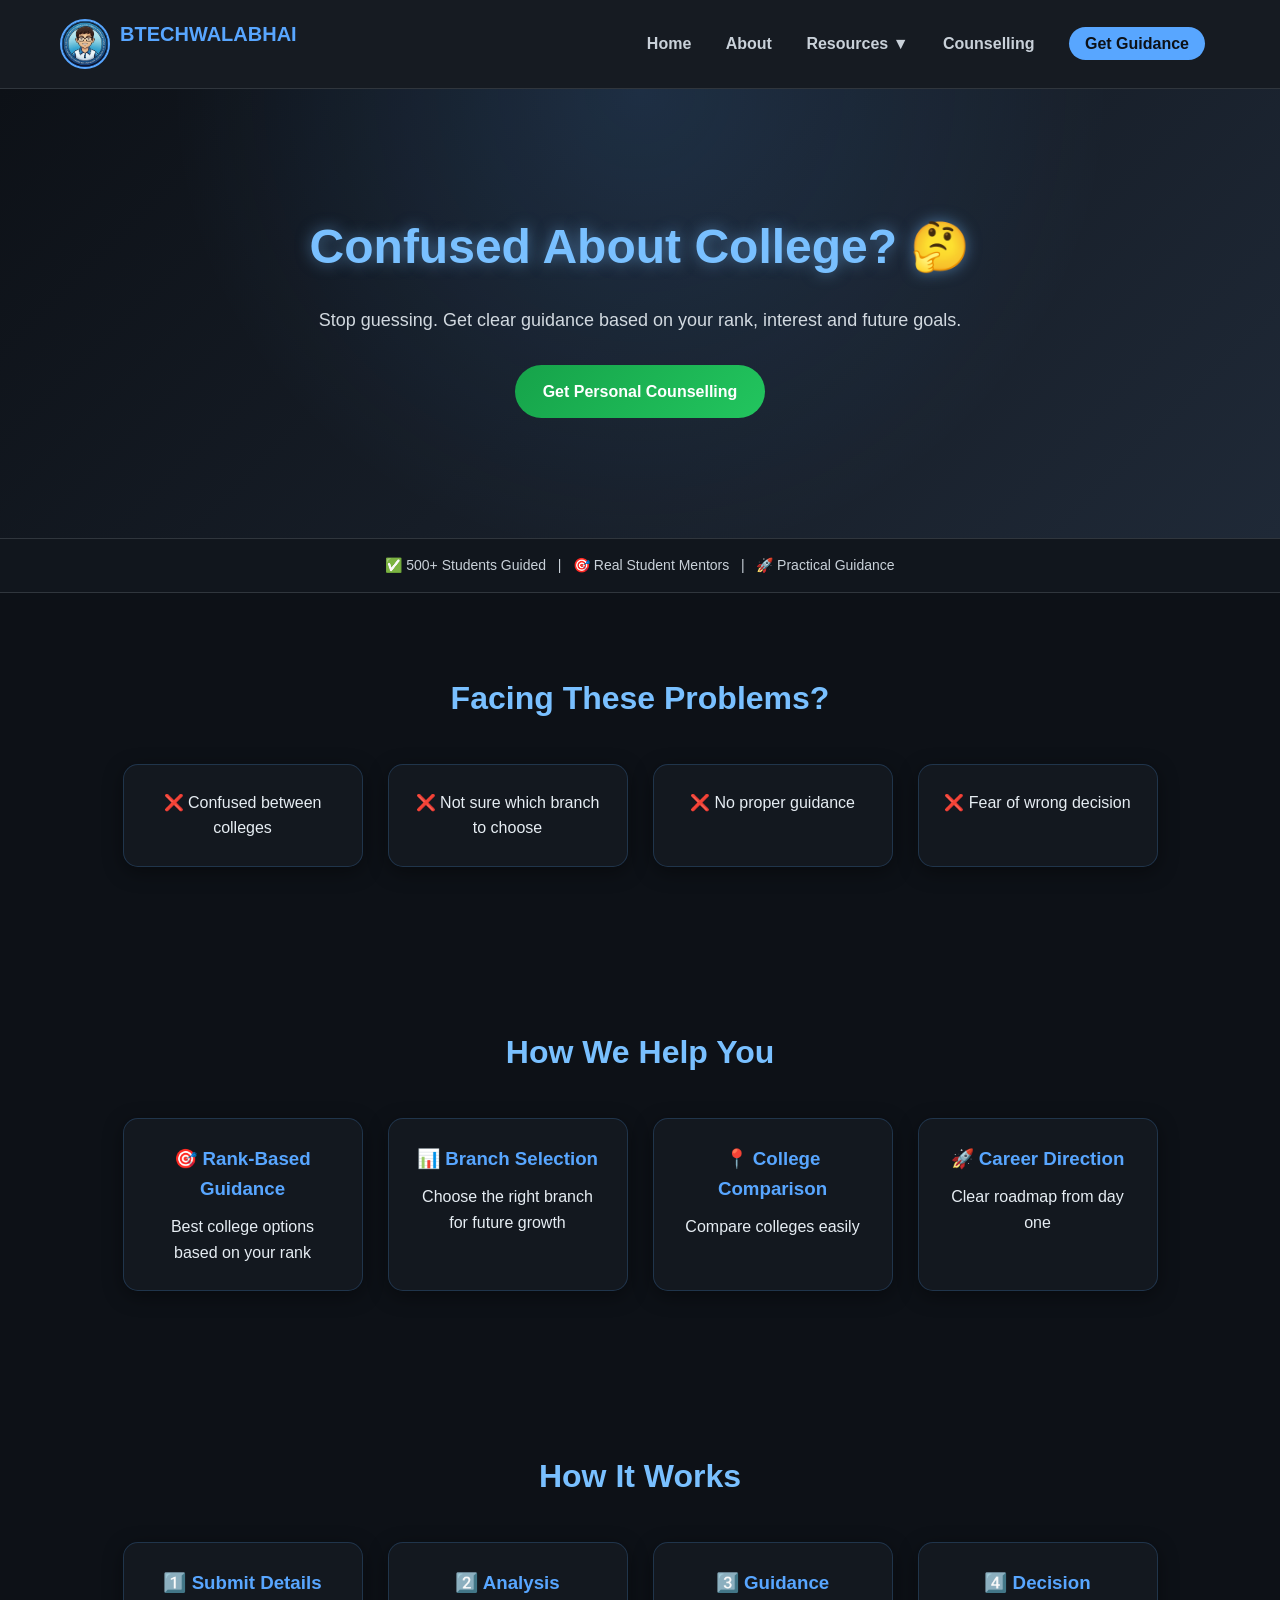
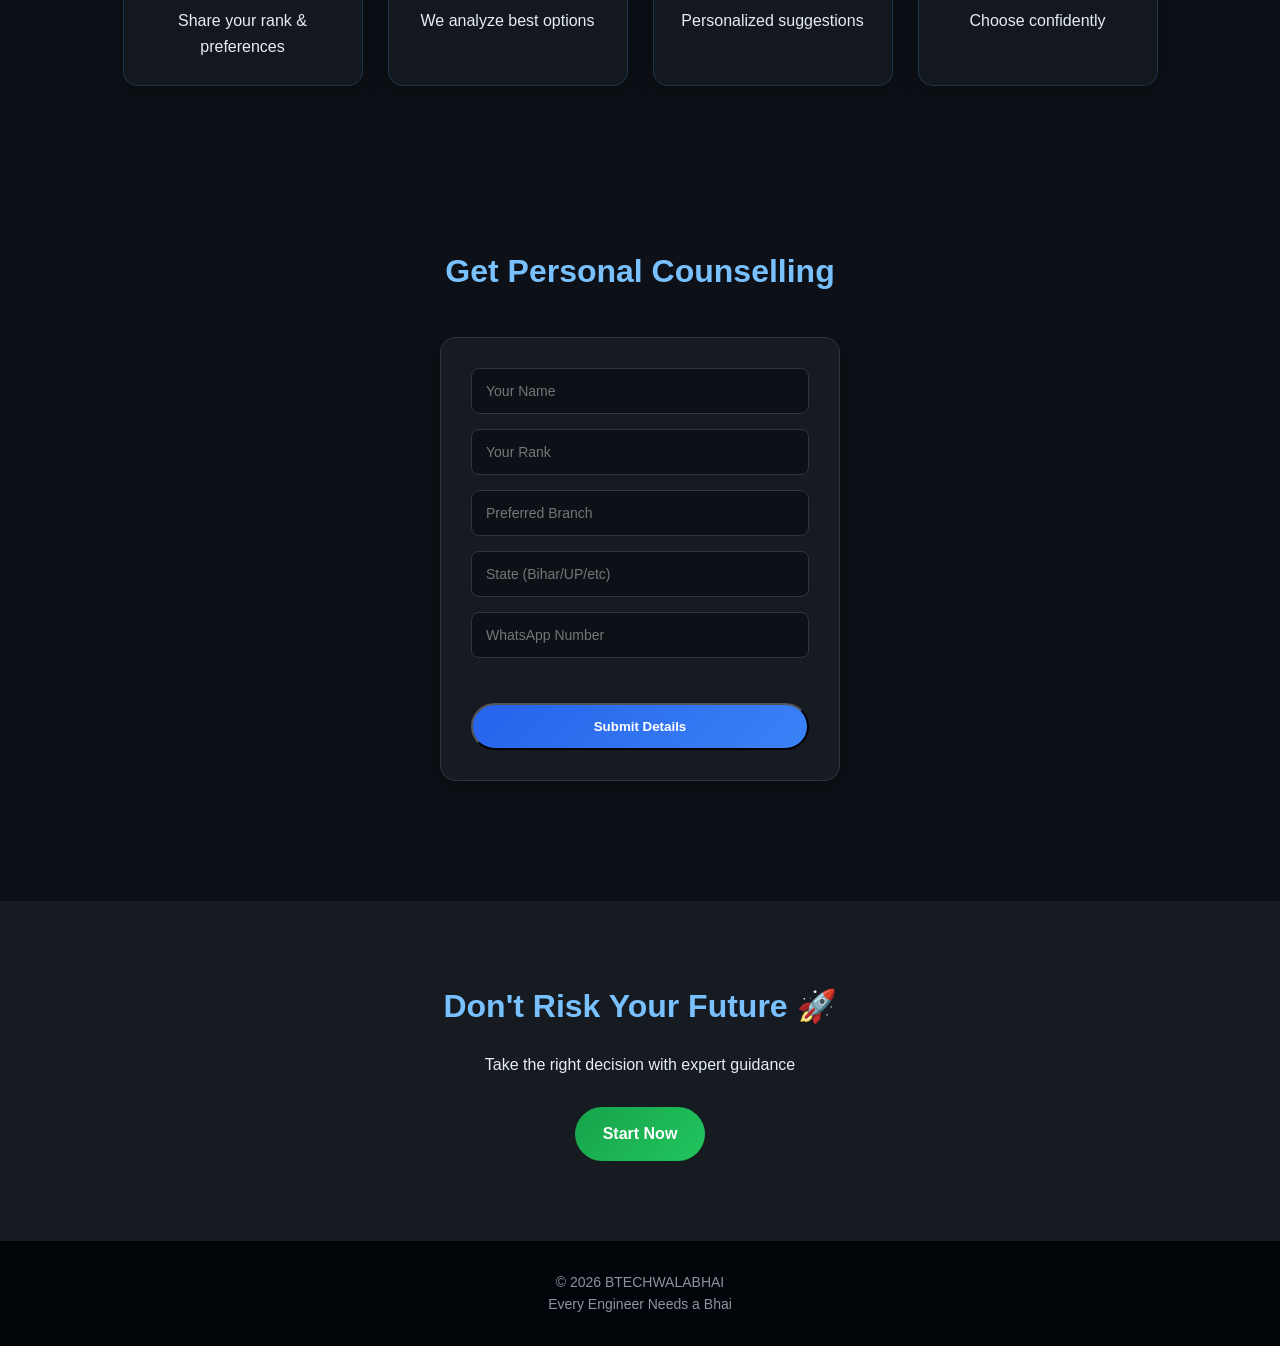
<file: counselling.html>
<!DOCTYPE html>
<html lang="en">

<head>
<meta charset="UTF-8">
<meta name="viewport" content="width=device-width, initial-scale=1.0">
<title>Counselling - BTECHWALABHAI</title>
<link rel="stylesheet" href="counselling_style.css">
</head>

<body>

<!-- HEADER -->
<header>
<div class="logo">
<img src="btechwalabhai logo.jpg">
<h2>BTECHWALABHAI</h2>
</div>

<nav class="navbar">
<a href="index.html">Home</a>
<a href="about.html">About</a>

<div class="dropdown">
<a href="#">Resources ▼</a>
<div class="dropdown-content">
<a href="course.html">Course</a>
<a href="roadmap.html">Roadmap</a>
<a href="colleges.html">Colleges</a>
<a href="resource.html">Notes</a>
</div>
</div>

<a href="counselling.html">Counselling</a>
<a href="contact.html" class="nav-btn">Get Guidance</a>
</nav>
</header>

<!-- HERO -->
<section class="hero">
<h1>Confused About College? 🤔</h1>

<p>
Stop guessing. Get clear guidance based on your rank, interest and future goals.
</p>

<a href="#form" class="btn btn-green">Get Personal Counselling</a>
</section>

<!-- TRUST BAR 🔥 -->
<section class="trust-bar">
<p>✅ 500+ Students Guided &nbsp;&nbsp;|&nbsp;&nbsp; 🎯 Real Student Mentors &nbsp;&nbsp;|&nbsp;&nbsp; 🚀 Practical Guidance</p>
</section>

<!-- PROBLEM -->
<section>
<h2>Facing These Problems?</h2>

<div class="features">

<div class="card">❌ Confused between colleges</div>
<div class="card">❌ Not sure which branch to choose</div>
<div class="card">❌ No proper guidance</div>
<div class="card">❌ Fear of wrong decision</div>

</div>
</section>

<!-- SOLUTION -->
<section>
<h2>How We Help You</h2>

<div class="features">

<div class="card">
<h3>🎯 Rank-Based Guidance</h3>
<p>Best college options based on your rank</p>
</div>

<div class="card">
<h3>📊 Branch Selection</h3>
<p>Choose the right branch for future growth</p>
</div>

<div class="card">
<h3>📍 College Comparison</h3>
<p>Compare colleges easily</p>
</div>

<div class="card">
<h3>🚀 Career Direction</h3>
<p>Clear roadmap from day one</p>
</div>

</div>
</section>

<!-- HOW IT WORKS -->
<section>
<h2>How It Works</h2>

<div class="features">

<div class="card">
<h3>1️⃣ Submit Details</h3>
<p>Share your rank & preferences</p>
</div>

<div class="card">
<h3>2️⃣ Analysis</h3>
<p>We analyze best options</p>
</div>

<div class="card">
<h3>3️⃣ Guidance</h3>
<p>Personalized suggestions</p>
</div>

<div class="card">
<h3>4️⃣ Decision</h3>
<p>Choose confidently</p>
</div>

</div>
</section>

<!-- FORM -->
<section id="form">
<h2>Get Personal Counselling</h2>

<form class="form">

<input type="text" placeholder="Your Name" required>
<input type="number" placeholder="Your Rank" required>
<input type="text" placeholder="Preferred Branch">
<input type="text" placeholder="State (Bihar/UP/etc)">
<input type="tel" placeholder="WhatsApp Number" required>

<button type="submit" class="btn btn-blue">Submit Details</button>

</form>
</section>

<!-- FINAL CTA -->
<section class="community">

<h2>Don't Risk Your Future 🚀</h2>
<p>Take the right decision with expert guidance</p>

<a href="contact.html" class="btn btn-green">Start Now</a>

</section>

<!-- FOOTER -->
<footer>
<p>© 2026 BTECHWALABHAI</p>
<p>Every Engineer Needs a Bhai</p>
</footer>

</body>
</html>
</file>
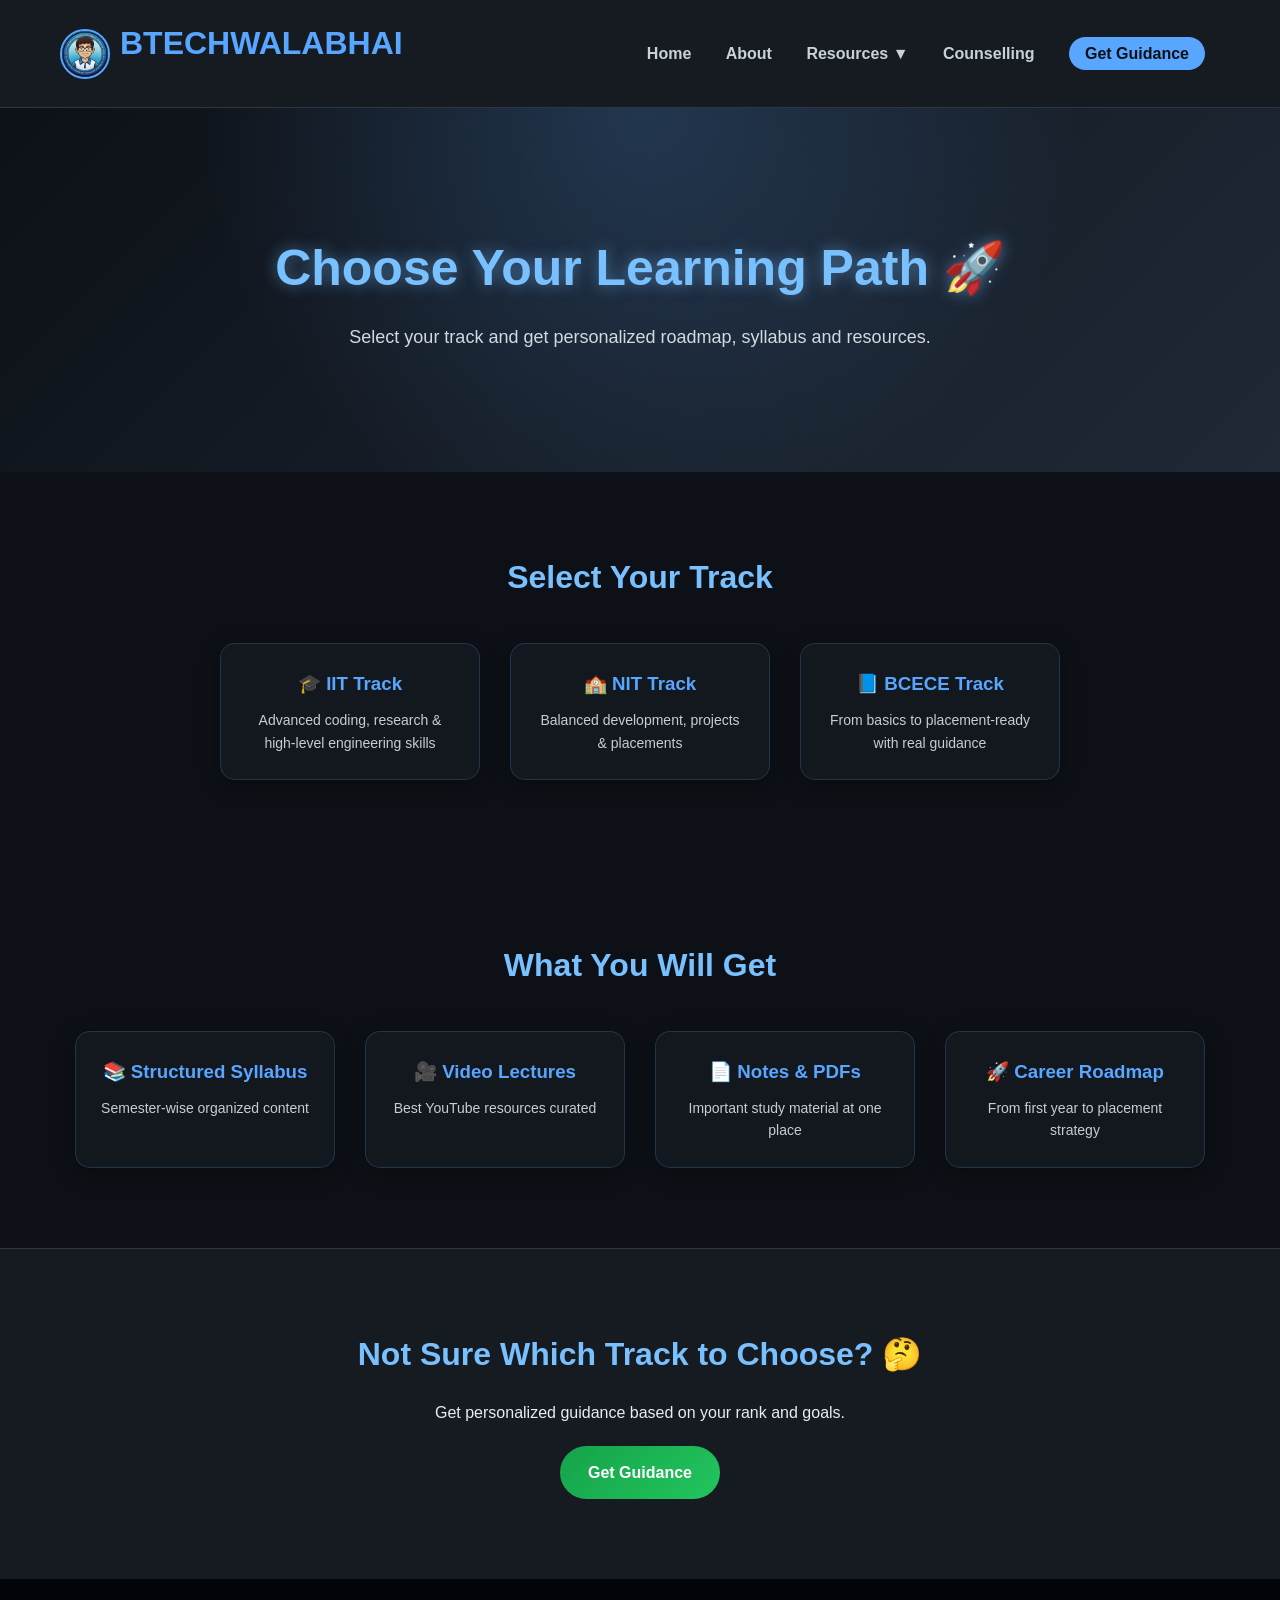
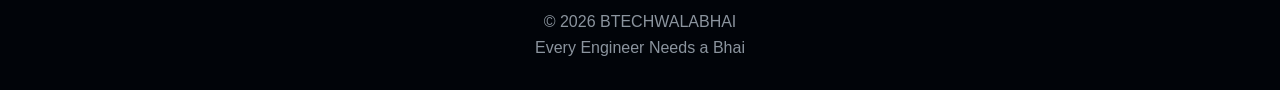
<file: course.html>
<!DOCTYPE html>
<html lang="en">
<head>
<meta charset="UTF-8">
<meta name="viewport" content="width=device-width, initial-scale=1.0">
<title>Courses - BTECHWALABHAI</title>
<link rel="stylesheet" href="course_style.css">
</head>

<body>

<!-- HEADER -->
<header>
<div class="logo">
<img src="btechwalabhai logo.jpg" alt="logo">
<h2>BTECHWALABHAI</h2>
</div>

<nav class="navbar">

<a href="index.html">Home</a>
<a href="about.html">About</a>

<div class="dropdown">
<a href="#">Resources ▼</a>

<div class="dropdown-content">
<a href="course.html">Course</a>
<a href="roadmap.html">Roadmap</a>
<a href="colleges.html">Colleges</a>
<a href="notes.html">Notes</a>
</div>
</div>

<a href="counselling.html">Counselling</a>
<a href="contact.html" class="nav-btn">Get Guidance</a>

</nav>
</header>


<!-- HERO -->
<section class="hero">
<h1>Choose Your Learning Path 🚀</h1>

<p>
Select your track and get personalized roadmap, syllabus and resources.
</p>
</section>


<!-- TRACK SELECTION -->
<section>
<h2>Select Your Track</h2>

<div class="features">

<!-- IIT -->
<a href="iit_course.html" class="card">
<h3>🎓 IIT Track</h3>
<p>Advanced coding, research & high-level engineering skills</p>
</a>

<!-- NIT -->
<a href="nit_course.html" class="card">
<h3>🏫 NIT Track</h3>
<p>Balanced development, projects & placements</p>
</a>

<!-- BCECE -->
<a href="bcece_course.html" class="card">
<h3>📘 BCECE Track</h3>
<p>From basics to placement-ready with real guidance</p>
</a>

</div>
</section>


<!-- FEATURE SECTION -->
<section>
<h2>What You Will Get</h2>

<div class="features">

<div class="card">
<h3>📚 Structured Syllabus</h3>
<p>Semester-wise organized content</p>
</div>

<div class="card">
<h3>🎥 Video Lectures</h3>
<p>Best YouTube resources curated</p>
</div>

<div class="card">
<h3>📄 Notes & PDFs</h3>
<p>Important study material at one place</p>
</div>

<div class="card">
<h3>🚀 Career Roadmap</h3>
<p>From first year to placement strategy</p>
</div>

</div>
</section>


<!-- CTA -->
<section class="community">

<h2>Not Sure Which Track to Choose? 🤔</h2>

<p>Get personalized guidance based on your rank and goals.</p>

<a href="contact.html" class="btn btn-green">Get Guidance</a>

</section>


<!-- FOOTER -->
<footer>
<p>© 2026 BTECHWALABHAI</p>
<p>Every Engineer Needs a Bhai</p>
</footer>

</body>
</html>
</file>
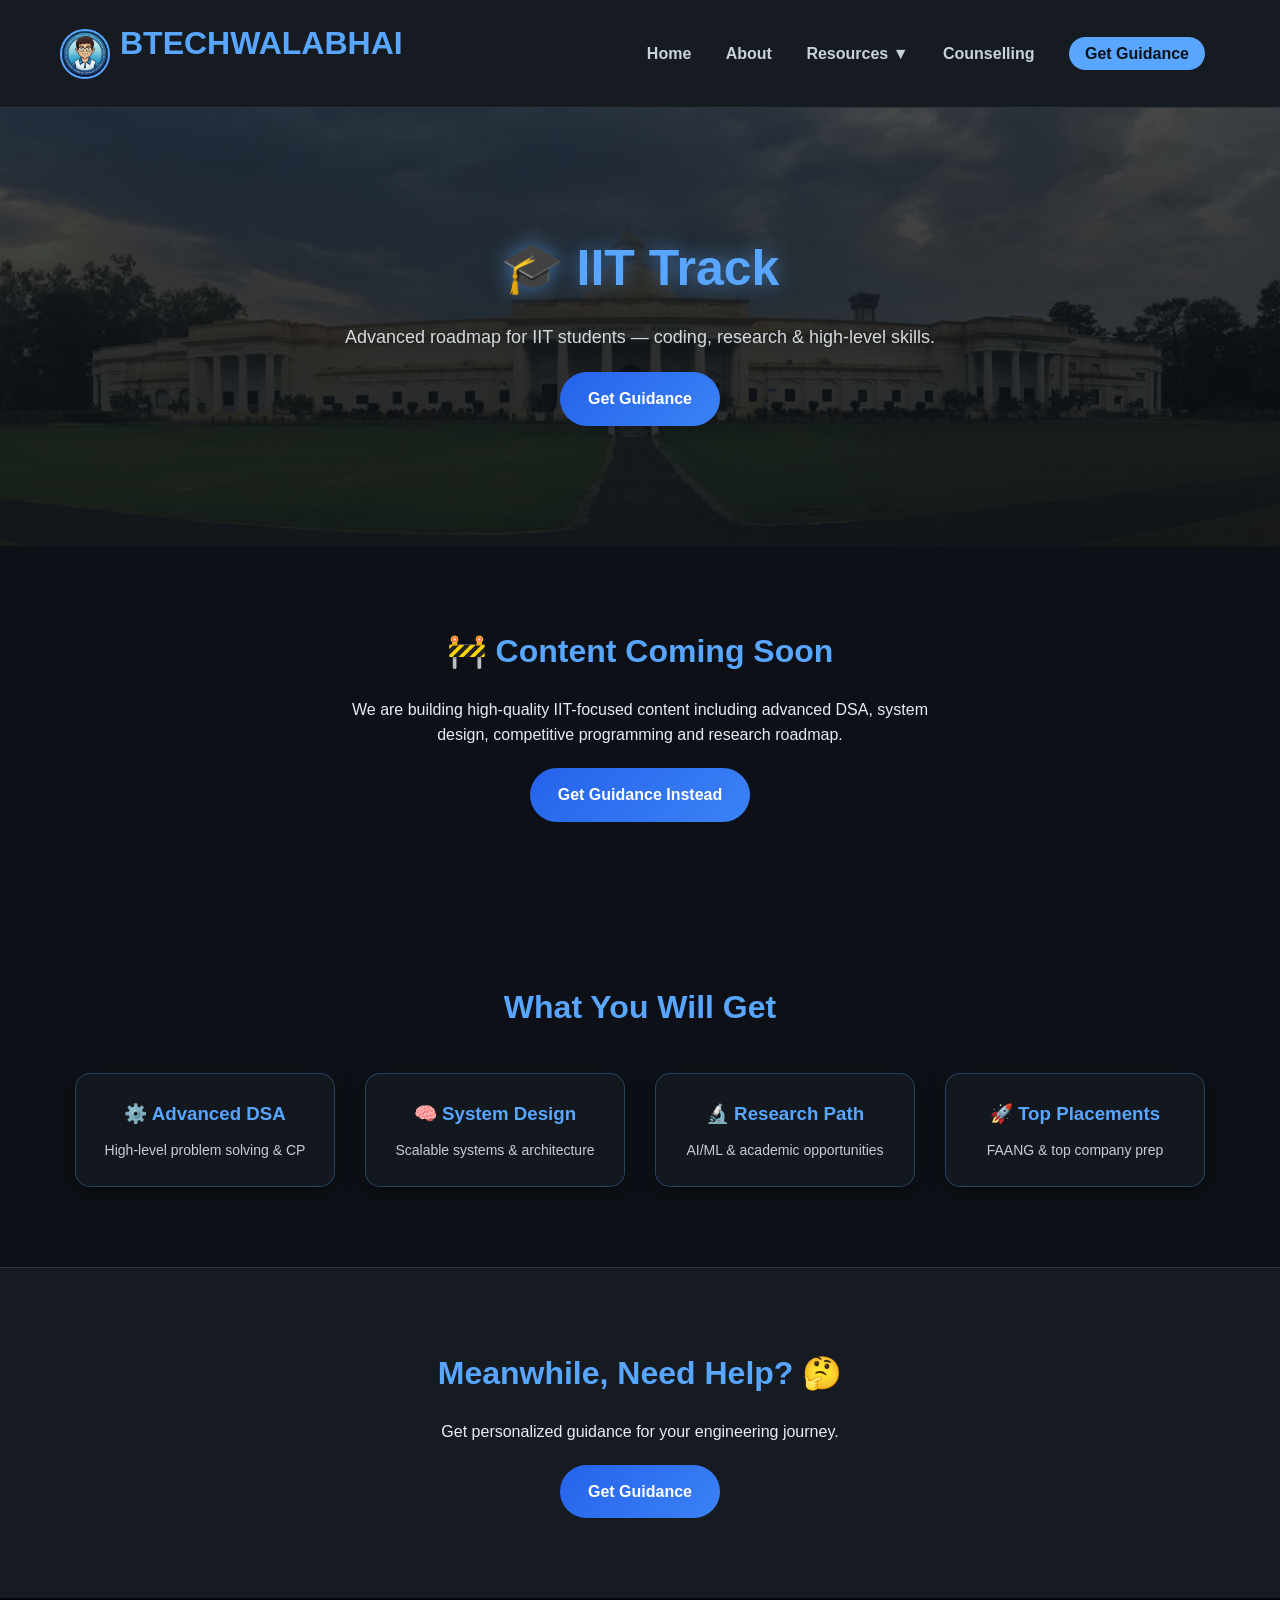
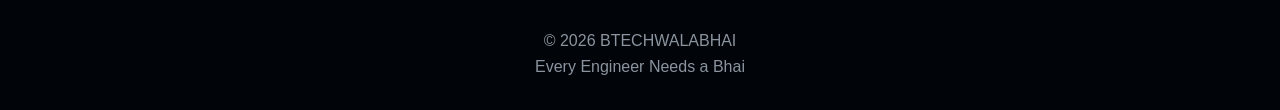
<file: iit_course.html>
<!DOCTYPE html>
<html lang="en">
<head>
<meta charset="UTF-8">
<meta name="viewport" content="width=device-width, initial-scale=1.0">
<title>IIT Track - BTECHWALABHAI</title>
<link rel="stylesheet" href="course_style.css">
<style>
/* IIT HERO BACKGROUND */
.iit-hero{
padding:120px 20px;
text-align:center;

background:
linear-gradient(rgba(13,17,23,0.75), rgba(13,17,23,0.85)),
url("iit_bg.webp") center/cover no-repeat;
}

/* BLUE THEME */
.iit-hero h1{
color:#58A6FF;
text-shadow:0 0 20px rgba(88,166,255,0.6);
}

.iit-hero p{
opacity:0.9;
}

/* HEADINGS */
h2{
color:#58A6FF;
}

/* CARDS */
.card{
border:1px solid rgba(88,166,255,0.3);
}

.card:hover{
border-color:#58A6FF;
box-shadow:0 10px 30px rgba(88,166,255,0.25);
}

.card h3{
color:#58A6FF;
}

/* BUTTON */
.btn-green{
background:linear-gradient(135deg,#2563eb,#3b82f6);
color:white;
}

</style>
</head>

<body>

<!-- HEADER -->
<header>
<div class="logo">
<img src="btechwalabhai logo.jpg">
<h2>BTECHWALABHAI</h2>
</div>

<nav class="navbar">

<a href="index.html">Home</a>
<a href="about.html">About</a>

<div class="dropdown">
<a href="#">Resources ▼</a>

<div class="dropdown-content">
<a href="course.html">Course</a>
<a href="roadmap.html">Roadmap</a>
<a href="colleges.html">Colleges</a>
<a href="notes.html">Notes</a>
</div>
</div>

<a href="counselling.html">Counselling</a>
<a href="contact.html" class="nav-btn">Get Guidance</a>

</nav>
</header>

<!-- HERO -->
<section class="hero iit-hero">
<h1>🎓 IIT Track</h1>

<p>
Advanced roadmap for IIT students — coding, research & high-level skills.
</p>

<a href="contact.html" class="btn btn-green">Get Guidance</a>
</section>

<!-- UNDER CONSTRUCTION -->
<section>

<h2>🚧 Content Coming Soon</h2>

<p style="max-width:600px; margin:auto;">
We are building high-quality IIT-focused content including advanced DSA, system design, 
competitive programming and research roadmap.
</p>

<a href="contact.html" class="btn btn-green">
Get Guidance Instead
</a>

</section>

<!-- PREVIEW -->
<section>
<h2>What You Will Get</h2>

<div class="features">

<div class="card">
<h3>⚙️ Advanced DSA</h3>
<p>High-level problem solving & CP</p>
</div>

<div class="card">
<h3>🧠 System Design</h3>
<p>Scalable systems & architecture</p>
</div>

<div class="card">
<h3>🔬 Research Path</h3>
<p>AI/ML & academic opportunities</p>
</div>

<div class="card">
<h3>🚀 Top Placements</h3>
<p>FAANG & top company prep</p>
</div>

</div>
</section>

<!-- CTA -->
<section class="community">

<h2>Meanwhile, Need Help? 🤔</h2>

<p>Get personalized guidance for your engineering journey.</p>

<a href="contact.html" class="btn btn-green">Get Guidance</a>

</section>

<!-- FOOTER -->
<footer>
<p>© 2026 BTECHWALABHAI</p>
<p>Every Engineer Needs a Bhai</p>
</footer>

</body>
</html>
</file>
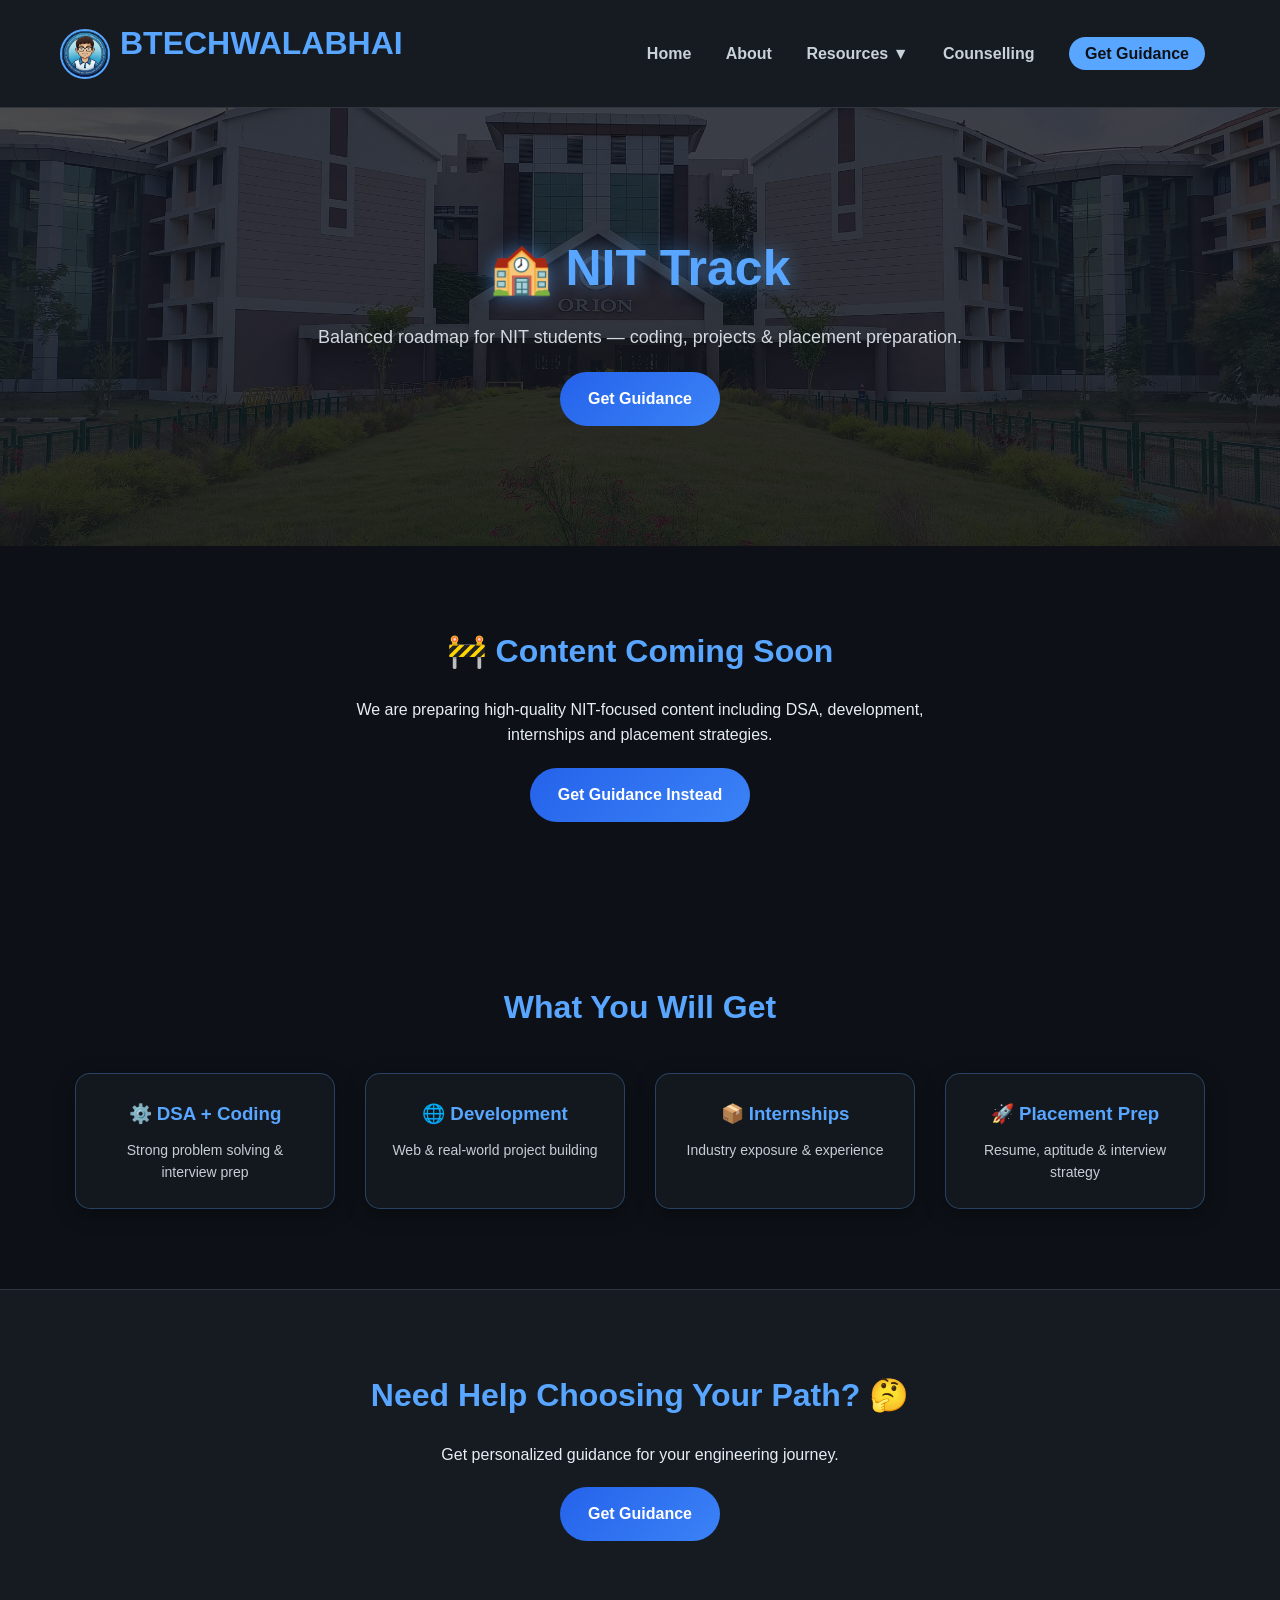
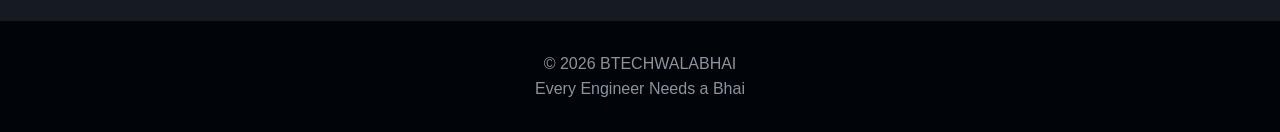
<file: nit_course.html>
<!DOCTYPE html>
<html lang="en">
<head>
<meta charset="UTF-8">
<meta name="viewport" content="width=device-width, initial-scale=1.0">
<title>NIT Track - BTECHWALABHAI</title>
<link rel="stylesheet" href="course_style.css">

<style>

/* NIT HERO BACKGROUND */
.nit-hero{
padding:120px 20px;
text-align:center;

background:
linear-gradient(rgba(13,17,23,0.75), rgba(13,17,23,0.85)),
url("nit_bg.jpg") center/cover no-repeat;
}

/* BLUE THEME */
.nit-hero h1{
color:#58A6FF;
text-shadow:0 0 20px rgba(88,166,255,0.6);
}

.nit-hero p{
opacity:0.9;
}

/* HEADINGS */
h2{
color:#58A6FF;
}

/* CARDS */
.card{
border:1px solid rgba(88,166,255,0.3);
}

.card:hover{
border-color:#58A6FF;
box-shadow:0 10px 30px rgba(88,166,255,0.25);
}

.card h3{
color:#58A6FF;
}

/* BUTTON */
.btn-green{
background:linear-gradient(135deg,#2563eb,#3b82f6);
color:white;
}

</style>
</head>

<body>

<!-- HEADER -->
<header>
<div class="logo">
<img src="btechwalabhai logo.jpg">
<h2>BTECHWALABHAI</h2>
</div>

<nav class="navbar">

<a href="index.html">Home</a>
<a href="about.html">About</a>

<div class="dropdown">
<a href="#">Resources ▼</a>

<div class="dropdown-content">
<a href="course.html">Course</a>
<a href="roadmap.html">Roadmap</a>
<a href="colleges.html">Colleges</a>
<a href="notes.html">Notes</a>
</div>
</div>

<a href="counselling.html">Counselling</a>
<a href="contact.html" class="nav-btn">Get Guidance</a>

</nav>
</header>

<!-- HERO -->
<section class="hero nit-hero">
<h1>🏫 NIT Track</h1>

<p>
Balanced roadmap for NIT students — coding, projects & placement preparation.
</p>

<a href="contact.html" class="btn btn-green">Get Guidance</a>
</section>

<!-- UNDER CONSTRUCTION -->
<section>

<h2>🚧 Content Coming Soon</h2>

<p style="max-width:600px; margin:auto;">
We are preparing high-quality NIT-focused content including DSA, development, 
internships and placement strategies.
</p>

<a href="contact.html" class="btn btn-green">
Get Guidance Instead
</a>

</section>

<!-- PREVIEW -->
<section>
<h2>What You Will Get</h2>

<div class="features">

<div class="card">
<h3>⚙️ DSA + Coding</h3>
<p>Strong problem solving & interview prep</p>
</div>

<div class="card">
<h3>🌐 Development</h3>
<p>Web & real-world project building</p>
</div>

<div class="card">
<h3>📦 Internships</h3>
<p>Industry exposure & experience</p>
</div>

<div class="card">
<h3>🚀 Placement Prep</h3>
<p>Resume, aptitude & interview strategy</p>
</div>

</div>
</section>

<!-- CTA -->
<section class="community">

<h2>Need Help Choosing Your Path? 🤔</h2>

<p>Get personalized guidance for your engineering journey.</p>

<a href="contact.html" class="btn btn-green">Get Guidance</a>

</section>

<!-- FOOTER -->
<footer>
<p>© 2026 BTECHWALABHAI</p>
<p>Every Engineer Needs a Bhai</p>
</footer>

</body>
</html>
</file>
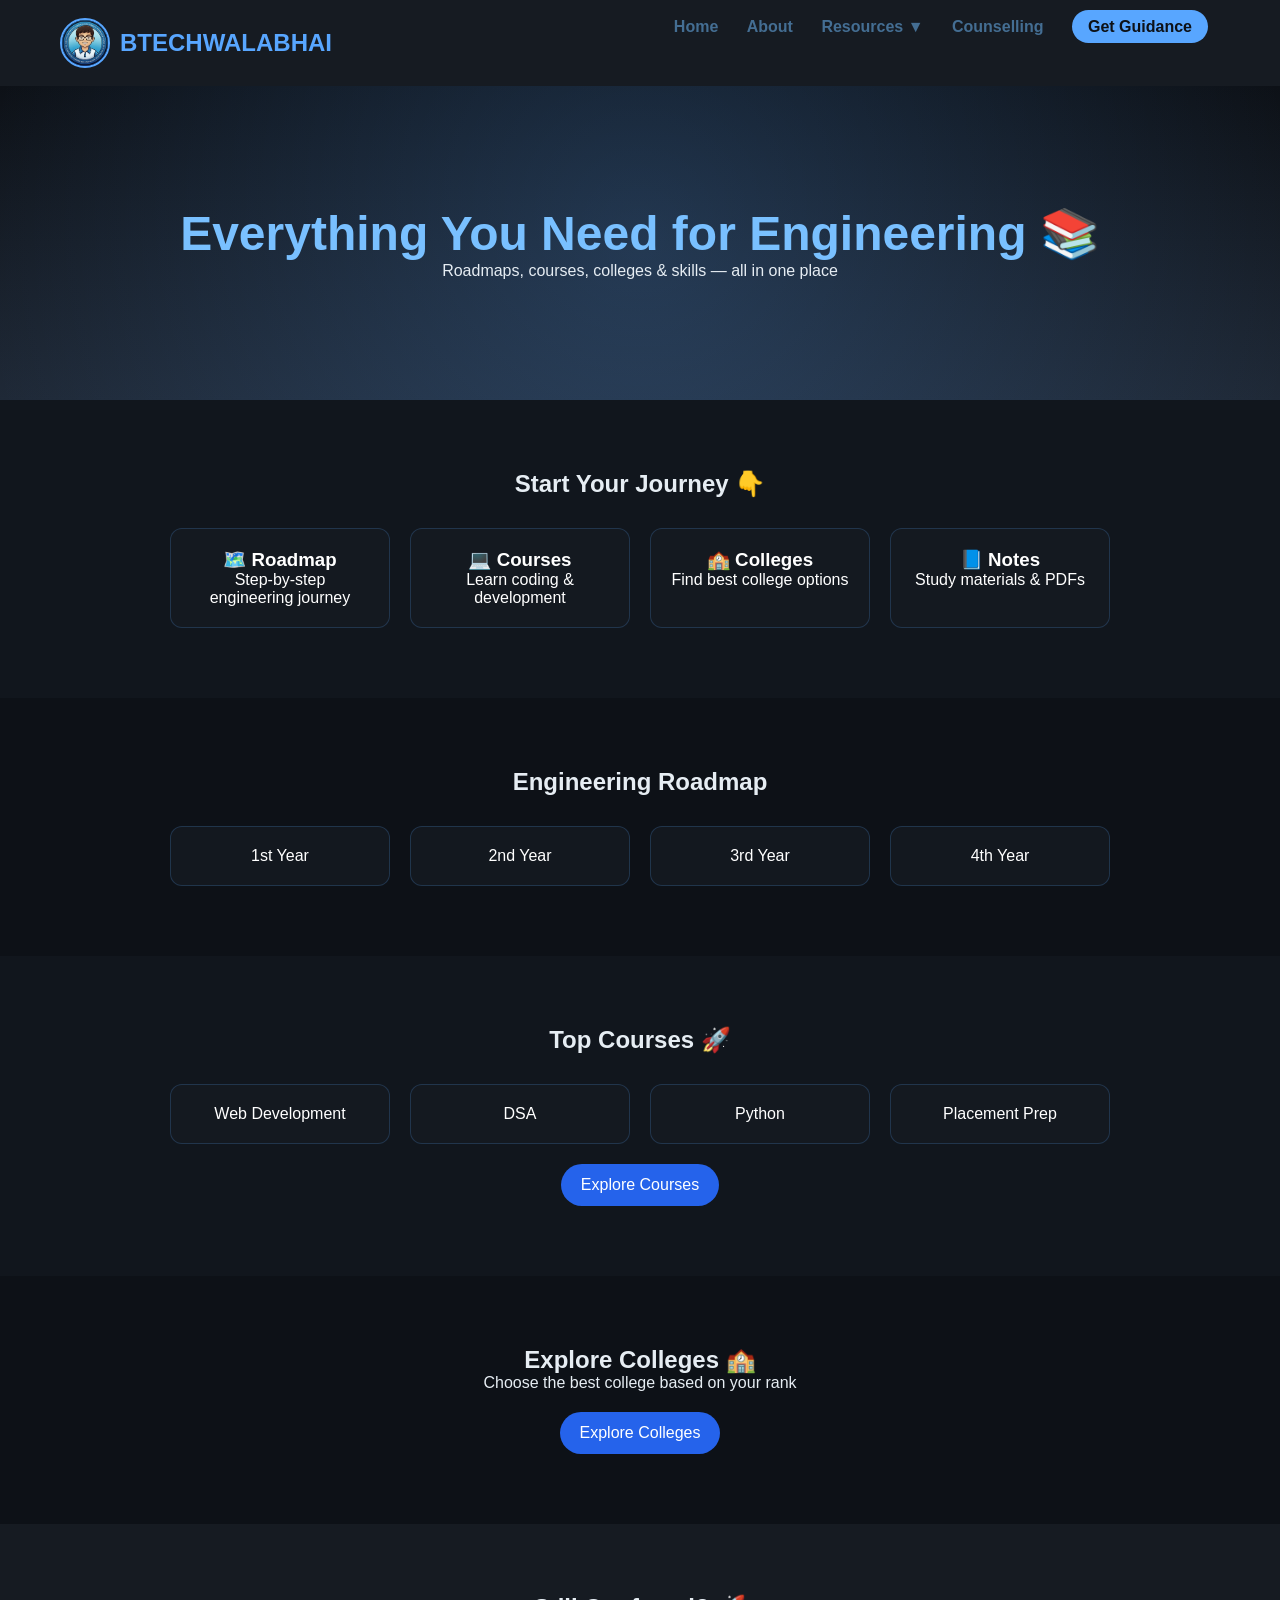
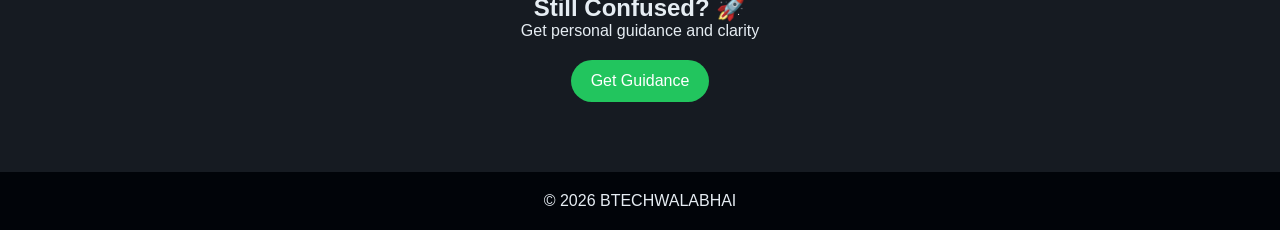
<file: resource.html>
<!DOCTYPE html>
<html lang="en">
<head>
<meta charset="UTF-8">
<meta name="viewport" content="width=device-width, initial-scale=1.0">
<title>Resources - BTECHWALABHAI</title>
<link rel="stylesheet" href="resource_style.css">
</head>

<body>

<!-- HEADER -->
<header>
<div class="logo">
<img src="btechwalabhai logo.jpg">
<h2>BTECHWALABHAI</h2>
</div>

<nav>
<a href="index.html">Home</a>
<a href="about.html">About</a>

<div class="dropdown">
<a href="#">Resources ▼</a>
<div class="dropdown-content">
<a href="course.html">Courses</a>
<a href="roadmap.html">Roadmap</a>
<a href="colleges.html">Colleges</a>
<a href="notes.html">Notes</a>
</div>
</div>

<a href="counselling.html">Counselling</a>
<a href="contact.html" class="nav-btn">Get Guidance</a>
</nav>
</header>

<!-- HERO -->
<section class="hero">
<h1>Everything You Need for Engineering 📚</h1>
<p>Roadmaps, courses, colleges & skills — all in one place</p>
</section>

<!-- START -->
<section class="alt">
<h2>Start Your Journey 👇</h2>

<div class="grid">

<a href="roadmap.html" class="card">
<h3>🗺️ Roadmap</h3>
<p>Step-by-step engineering journey</p>
</a>

<a href="course.html" class="card">
<h3>💻 Courses</h3>
<p>Learn coding & development</p>
</a>

<a href="colleges.html" class="card">
<h3>🏫 Colleges</h3>
<p>Find best college options</p>
</a>

<a href="notes.html" class="card">
<h3>📘 Notes</h3>
<p>Study materials & PDFs</p>
</a>

</div>
</section>

<!-- ROADMAP -->
<section>
<h2>Engineering Roadmap</h2>

<div class="grid">

<a href="roadmap.html" class="card">1st Year</a>
<a href="roadmap.html" class="card">2nd Year</a>
<a href="roadmap.html" class="card">3rd Year</a>
<a href="roadmap.html" class="card">4th Year</a>

</div>
</section>

<!-- COURSES -->
<section class="alt">
<h2>Top Courses 🚀</h2>

<div class="grid">

<a href="course.html" class="card">Web Development</a>
<a href="course.html" class="card">DSA</a>
<a href="course.html" class="card">Python</a>
<a href="course.html" class="card">Placement Prep</a>

</div>

<a href="course.html" class="btn btn-blue">Explore Courses</a>
</section>

<!-- COLLEGES -->
<section>
<h2>Explore Colleges 🏫</h2>
<p>Choose the best college based on your rank</p>
<a href="colleges.html" class="btn btn-blue">Explore Colleges</a>
</section>

<!-- CTA -->
<section class="cta">
<h2>Still Confused? 🚀</h2>
<p>Get personal guidance and clarity</p>
<a href="contact.html" class="btn btn-green">Get Guidance</a>
</section>

<!-- FOOTER -->
<footer>
<p>© 2026 BTECHWALABHAI</p>
</footer>

<script src="script.js"></script>
</body>
</html>
</file>
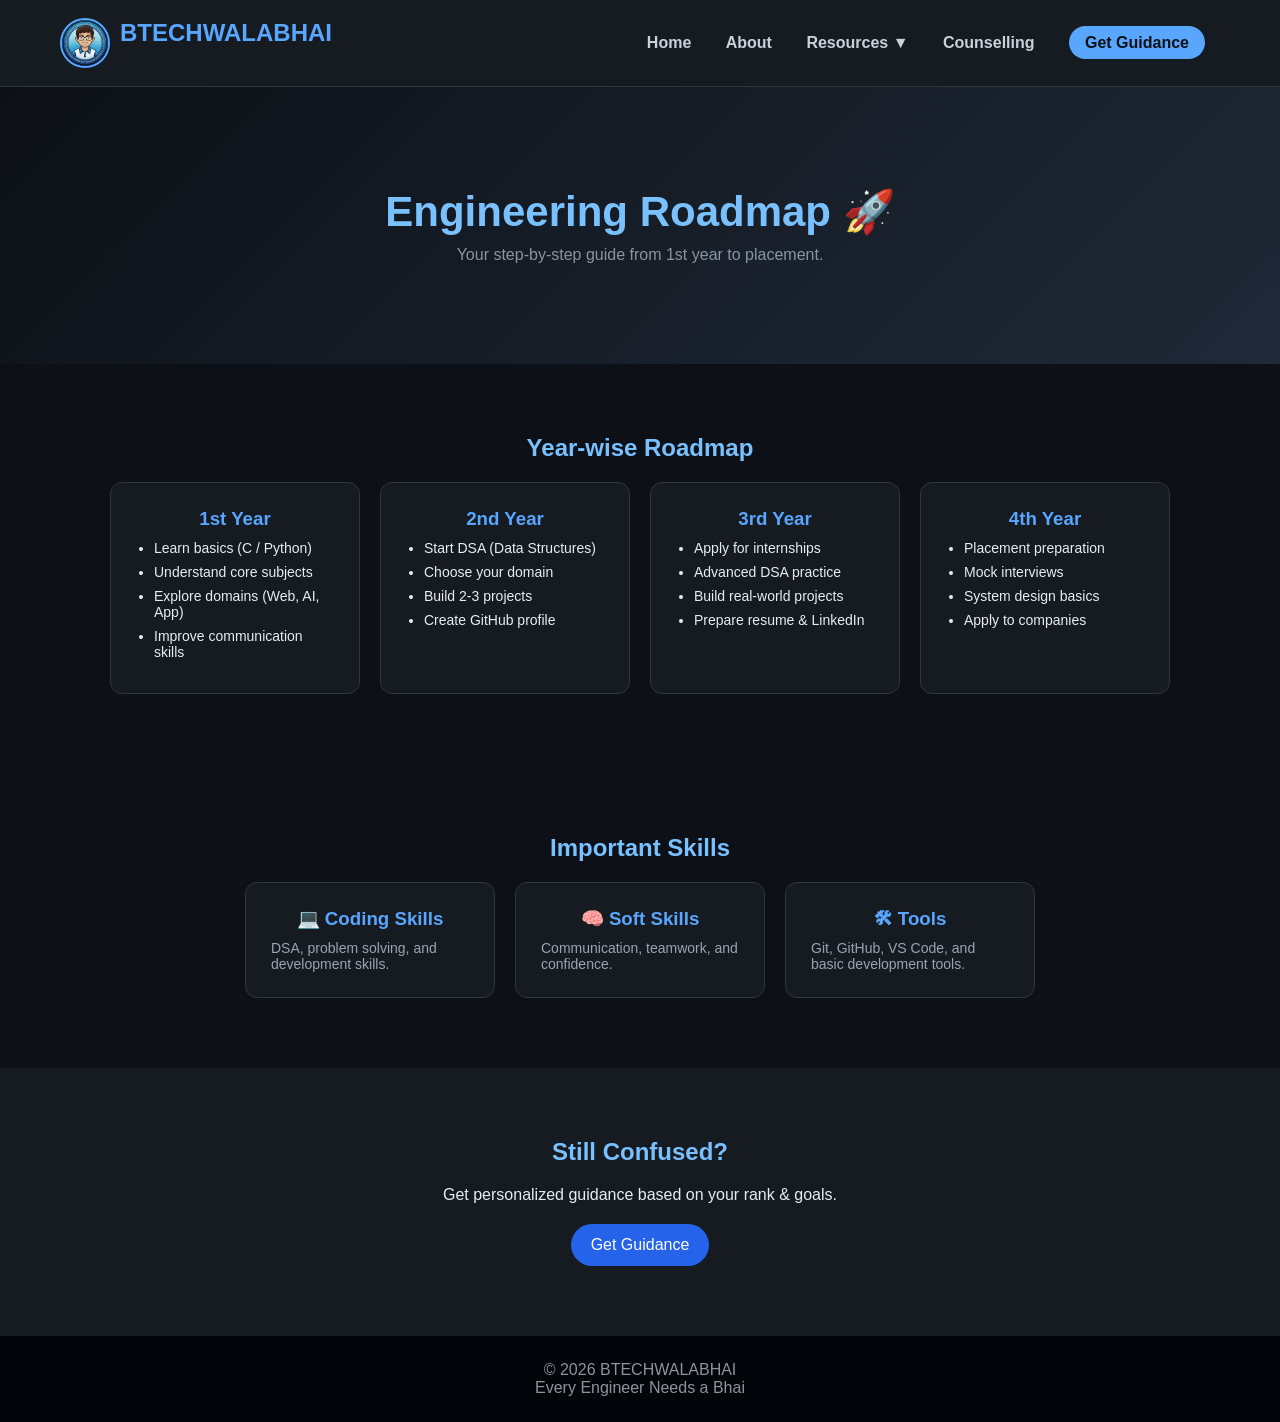
<file: roadmap.html>
<!DOCTYPE html>
<html lang="en">
<head>
<meta charset="UTF-8">
<meta name="viewport" content="width=device-width, initial-scale=1.0">
<title>Engineering Roadmap - BTECHWALABHAI</title>

<link rel="stylesheet" href="roadmap_style.css">
</head>

<body>

<!-- HEADER -->
<header>
<div class="logo">
<img src="btechwalabhai logo.jpg" alt="logo">
<h2>BTECHWALABHAI</h2>
</div>

<nav class="navbar">

<a href="index.html">Home</a>
<a href="about.html">About</a>

<div class="dropdown">
<a href="resource.html">Resources ▼</a>

<div class="dropdown-content">
     <a href="course.html">Course</a>
<a href="roadmap.html">Roadmap</a>
<a href="colleges.html">Colleges</a>
<a href="resource.html">Notes</a>
</div>
</div>

<a href="counselling.html">Counselling</a>
<a href="contact.html" class="nav-btn">Get Guidance</a>

</nav>
</header>

<!-- HERO -->
<section class="hero">
<h1>Engineering Roadmap 🚀</h1>
<p>Your step-by-step guide from 1st year to placement.</p>
</section>

<!-- ROADMAP -->
<section>
<h2>Year-wise Roadmap</h2>

<div class="roadmap">

<div class="card">
<h3>1st Year</h3>
<ul>
<li>Learn basics (C / Python)</li>
<li>Understand core subjects</li>
<li>Explore domains (Web, AI, App)</li>
<li>Improve communication skills</li>
</ul>
</div>

<div class="card">
<h3>2nd Year</h3>
<ul>
<li>Start DSA (Data Structures)</li>
<li>Choose your domain</li>
<li>Build 2-3 projects</li>
<li>Create GitHub profile</li>
</ul>
</div>

<div class="card">
<h3>3rd Year</h3>
<ul>
<li>Apply for internships</li>
<li>Advanced DSA practice</li>
<li>Build real-world projects</li>
<li>Prepare resume & LinkedIn</li>
</ul>
</div>

<div class="card">
<h3>4th Year</h3>
<ul>
<li>Placement preparation</li>
<li>Mock interviews</li>
<li>System design basics</li>
<li>Apply to companies</li>
</ul>
</div>

</div>
</section>

<!-- SKILLS -->
<section>
<h2>Important Skills</h2>

<div class="roadmap">

<div class="card">
<h3>💻 Coding Skills</h3>
<p>DSA, problem solving, and development skills.</p>
</div>

<div class="card">
<h3>🧠 Soft Skills</h3>
<p>Communication, teamwork, and confidence.</p>
</div>

<div class="card">
<h3>🛠 Tools</h3>
<p>Git, GitHub, VS Code, and basic development tools.</p>
</div>

</div>
</section>

<!-- CTA -->
<section class="community">
<h2>Still Confused?</h2>
<p>Get personalized guidance based on your rank & goals.</p>

<a href="contact.html" class="btn btn-blue">Get Guidance</a>
</section>

<!-- FOOTER -->
<footer>
<p>© 2026 BTECHWALABHAI</p>
<p>Every Engineer Needs a Bhai</p>
</footer>


<script src="script.js"></script>

</body>
</html>
</file>
<file: index_style.css>
*{
margin:0;
padding:0;
box-sizing:border-box;
font-family:Arial, Helvetica, sans-serif;
}

html{
scroll-behavior:smooth;
}

body{
background:#0D1117;   /* soft dark */
color:#E6EDF3;
line-height:1.6;
}

/* HEADER */
header{
position:sticky;
top:0;
display:flex;
justify-content:space-between;
align-items:center;
padding:18px 60px;
background:#161B22;
border-bottom:1px solid #30363D;
z-index:1000;
backdrop-filter: blur(10px);
}

.logo{
display:flex;
align-items:center;
gap:10px;
}

.logo img{
width:55px;
height:55px;
border-radius:50%;
object-fit:cover;
border:2px solid #58A6FF;
box-shadow:0 0 10px rgba(88,166,255,0.5);
}

.logo h2{
color:#58A6FF;   /* soft blue */
}

/* NAVBAR */

nav a{
color:#446e93;
text-decoration:none;
margin:0 12px;
font-weight:bold;
position:relative;
transition:0.3s;
}

nav a:hover{
color:#58A6FF;
}

nav a::after{
content:"";
position:absolute;
width:0%;
height:2px;
left:0;
bottom:-5px;
background:#58A6FF;
transition:0.3s;
}

nav a:hover::after{
width:100%;
}

.nav-btn{
background:#58A6FF;
color:#0D1117 !important;
padding:8px 16px;
border-radius:20px;
font-weight:bold;
}

.nav-btn:hover{
background:#1f6feb;
color:rgb(243, 16, 16) !important;
}

/* DROPDOWN */
.dropdown{
position:relative;
display:inline-block;
}

.dropdown-content{
display:none;
position:absolute;
background:#161B22;
min-width:160px;
border:1px solid #30363D;
border-radius:8px;
top:35px;
z-index:100;
}

.dropdown-content a{
display:block;
padding:10px;
color:#c9d1d9;
text-decoration:none;
}

.dropdown-content a:hover{
background:#21262D;
color:#58A6FF;
}

.dropdown-content{
animation:fadeIn 0.3s ease;
}

@keyframes fadeIn{
from{opacity:0; transform:translateY(10px);}
to{opacity:1; transform:translateY(0);}
}

/* SHOW ON HOVER */
.dropdown:hover .dropdown-content{
display:block;
}

.dropdown-content.show{
  display: block;
}

/* HERO */

.hero{
padding:120px 20px;
text-align:center;
background: radial-gradient(circle at top, rgba(88,166,255,0.15), transparent 60%),
linear-gradient(135deg,#0D1117,#1F2937);
}

.hero h1{
font-size:52px;
margin-bottom:20px;
color:#79C0FF;
text-shadow:0 0 15px rgba(121,192,255,0.5);
}

.hero p{
max-width:700px;
margin:auto;
font-size:18px;
opacity:0.9;
}

/* BUTTON */

/* BASE BUTTON */
.btn{
display:inline-block;
margin-top:30px;
padding:14px 28px;
color:white;
text-decoration:none;
border-radius:30px;
transition:all 0.3s ease;
font-weight:bold;
letter-spacing:0.5px;
}

/* BLUE BUTTON */
.btn-blue{
background:linear-gradient(135deg,#2563eb,#3b82f6);
}

.btn-blue:hover{
transform:translateY(-3px) scale(1.05);
box-shadow:0 10px 25px rgba(20, 88, 196, 0.4);
}

/* GREEN BUTTON */
.btn-green{
background:linear-gradient(135deg,#0f8e3e,#22c55e);
}

.btn-green:hover{
transform:translateY(-3px) scale(1.05);
box-shadow:0 10px 25px rgba(34,197,94,0.4);
}

/* SECTIONS */

section{
padding:70px 20px;
text-align:center;
}

section h2{
font-size:32px;
margin-bottom:15px;
color:#79C0FF;
}

/* FEATURES */

.features{
display: flex;
justify-content:center;
flex-wrap:wrap;
gap:25px;
margin-top:40px;
}

.features a.card{
text-decoration:none;
color:inherit;
display:block;
}

/* CARDS */

.card{
background:rgba(22,27,34,0.8);
backdrop-filter: blur(10px);
padding:25px;
width:240px;
border-radius:15px;
transition:0.3s;
border:1px solid rgba(88,166,255,0.2);
box-shadow:0 5px 20px rgba(0,0,0,0.4);
}

.card:hover{
transform:translateY(-10px) scale(1.03);
border-color:#58A6FF;
box-shadow:0 10px 30px rgba(88,166,255,0.2);
}

.card h3{
color:#58A6FF;
margin-bottom:10px;
}


/* COMMUNITY */

.community{
background:#161B22;
}

/* FOOTER */

footer{
background:#010409;
padding:30px;
text-align:center;
color:#96a8bd;
font-size:14px;
letter-spacing:1px;
}

/* RESPONSIVE */

@media (max-width: 768px){

header{
flex-direction:column;
padding:15px;
}

nav{
margin-top:10px;
}

nav a{
display:inline-block;
margin:8px;
}

.hero{
padding:70px 15px;
}

.hero h1{
font-size:32px;
}

.hero p{
font-size:16px;
}

.btn{
padding:12px 20px;
font-size:14px;
}

.features{
flex-direction:column;
align-items:center;
}

.card{
width:90%;
max-width:300px;
}

section{
padding:50px 15px;
}

}
</file>
<file: about_style.css>
/* RESET */
*{
margin:0;
padding:0;
box-sizing:border-box;
font-family:Arial, Helvetica, sans-serif;
}

html{
scroll-behavior:smooth;
}

body{
background:#0D1117;
color:#E6EDF3;
line-height:1.6;
}

/* HEADER */
header{
position:sticky;
top:0;
display:flex;
justify-content:space-between;
align-items:center;
padding:18px 60px;
background:#161B22;
border-bottom:1px solid #30363D;
z-index:1000;
backdrop-filter:blur(10px);
}

.logo{
display:flex;
align-items:center;
gap:10px;
}

.logo img{
width:50px;
height:50px;
border-radius:50%;
object-fit:cover;
border:2px solid #58A6FF;
box-shadow:0 0 10px rgba(88,166,255,0.5);
}

.logo h2{
color:#58A6FF;
font-size:20px;
}

/* NAVBAR */
.navbar a{
color:#c9d1d9;
text-decoration:none;
margin:0 15px;
font-weight:bold;
transition:0.3s;
position:relative;
}

.navbar a:hover{
color:#58A6FF;
}

/* underline animation */
.navbar a::after{
content:"";
position:absolute;
width:0%;
height:2px;
left:0;
bottom:-5px;
background:#58A6FF;
transition:0.3s;
}

.navbar a:hover::after{
width:100%;
}

.nav-btn{
background:#58A6FF;
color:#0D1117 !important;
padding:8px 16px;
border-radius:20px;
font-weight:bold;
}

.nav-btn:hover{
background:#1f6feb;
color:#0D1117 !important;
}

/* DROPDOWN */
.dropdown{
position:relative;
display:inline-block;
}

.dropdown-content{
display:none;
position:absolute;
background:#161B22;
min-width:160px;
border:1px solid #30363D;
border-radius:8px;
top:35px;
z-index:100;
animation:fadeIn 0.3s ease;
}

.dropdown-content a{
display:block;
padding:10px;
color:#c9d1d9;
text-decoration:none;
}

.dropdown-content a:hover{
background:#21262D;
color:#58A6FF;
}

.dropdown:hover .dropdown-content{
display:block;
}

@keyframes fadeIn{
from{opacity:0; transform:translateY(10px);}
to{opacity:1; transform:translateY(0);}
}

/* HERO */
.hero{
padding:120px 20px;
text-align:center;
background:
radial-gradient(circle at top, rgba(88,166,255,0.15), transparent 60%),
linear-gradient(135deg,#0D1117,#1F2937);
}

.hero h1{
font-size:48px;
margin-bottom:20px;
color:#79C0FF;
text-shadow:0 0 15px rgba(121,192,255,0.5);
letter-spacing:1px;
}

.hero p{
max-width:700px;
margin:auto;
font-size:18px;
opacity:0.9;
}

/* SECTIONS */
section{
padding:80px 20px;
text-align:center;
}

h2{
font-size:32px;
margin-bottom:20px;
color:#79C0FF;
}

section p{
max-width:800px;
margin:10px auto;
opacity:0.9;
font-size:17px;
}

/* FEATURES GRID */
.features{
display:flex;
justify-content:center;
flex-wrap:wrap;
gap:25px;
margin-top:40px;
}

/* CARDS */
.card{
background:rgba(22,27,34,0.85);
backdrop-filter:blur(10px);
padding:25px;
width:240px;
border-radius:15px;
border:1px solid rgba(88,166,255,0.2);
transition:all 0.3s ease;
box-shadow:0 5px 20px rgba(0,0,0,0.4);
cursor:pointer;
}

.card h3{
color:#58A6FF;
margin-bottom:10px;
}

.card:hover{
transform:translateY(-10px) scale(1.03);
border-color:#58A6FF;
box-shadow:0 10px 30px rgba(88,166,255,0.25);
}

/* COMMUNITY CTA */
.community{
background:#161B22;
padding:80px 20px;
}

.community h2{
margin-bottom:10px;
}

.community p{
opacity:0.9;
}

/* BUTTON */
.btn{
display:inline-block;
margin-top:20px;
padding:12px 24px;
border-radius:30px;
text-decoration:none;
font-weight:bold;
transition:all 0.3s ease;
}

.btn-green{
background:linear-gradient(135deg,#16a34a,#22c55e);
color:white;
}

.btn-green:hover{
transform:translateY(-3px) scale(1.05);
box-shadow:0 10px 25px rgba(34,197,94,0.4);
}

/* FOOTER */
footer{
background:#010409;
padding:30px;
text-align:center;
color:#8B949E;
font-size:14px;
letter-spacing:1px;
}

/* RESPONSIVE */
@media (max-width:768px){

header{
flex-direction:column;
padding:15px;
}

.navbar{
margin-top:10px;
}

.navbar a{
display:inline-block;
margin:8px;
}

.hero{
padding:70px 15px;
}

.hero h1{
font-size:32px;
}

.hero p{
font-size:16px;
}

.features{
flex-direction:column;
align-items:center;
}

.card{
width:90%;
max-width:300px;
}

section{
padding:50px 15px;
}

}
</file>
<file: course_style.css>
/* RESET */
*{
margin:0;
padding:0;
box-sizing:border-box;
font-family:Arial, Helvetica, sans-serif;
}

html{
scroll-behavior:smooth;
}

body{
background:#0D1117;
color:#E6EDF3;
line-height:1.6;
}

/* HEADER */
header{
position:sticky;
top:0;
display:flex;
justify-content:space-between;
align-items:center;
padding:18px 60px;
background:#161B22;
border-bottom:1px solid #30363D;
z-index:1000;
backdrop-filter:blur(10px);
}

.logo{
display:flex;
align-items:center;
gap:10px;
}

.logo img{
width:50px;
height:50px;
border-radius:50%;
border:2px solid #58A6FF;
}

.logo h2{
color:#58A6FF;
}

/* NAVBAR */
.navbar a{
color:#c9d1d9;
text-decoration:none;
margin:0 15px;
font-weight:700;
transition:0.3s;
position:relative;
}

.navbar a:hover{
color:#58A6FF;
}

.navbar a::after{
content:"";
position:absolute;
width:0%;
height:2px;
left:0;
bottom:-5px;
background:#58A6FF;
transition:0.3s;
}

.navbar a:hover::after{
width:100%;
}

.nav-btn{
background:#58A6FF;
color:#0D1117 !important;
padding:8px 16px;
border-radius:20px;
font-weight:bold;
}

.nav-btn:hover{
background:#1f6feb;
}

/* DROPDOWN */
.dropdown{
position:relative;
display:inline-block;
}

.dropdown-content{
display:none;
position:absolute;
background:#161B22;
min-width:160px;
border:1px solid #30363D;
border-radius:8px;
top:35px;
z-index:100;
}

.dropdown-content a{
display:block;
padding:10px;
color:#c9d1d9;
}

.dropdown-content a:hover{
background:#21262D;
color:#58A6FF;
}

.dropdown:hover .dropdown-content{
display:block;
}

/* HERO */
.hero{
padding:120px 20px;
text-align:center;
background:
radial-gradient(circle at top, rgba(88,166,255,0.2), transparent 60%),
linear-gradient(135deg,#0D1117,#1F2937);
}

.hero h1{
font-size:50px;
color:#79C0FF;
margin-bottom:15px;
text-shadow:0 0 15px rgba(121,192,255,0.5);
}

.hero p{
max-width:650px;
margin:auto;
opacity:0.9;
font-size:18px;
}

/* SECTIONS */
section{
padding:80px 20px;
text-align:center;
}

h2{
font-size:32px;
color:#79C0FF;
margin-bottom:20px;
}

/* FEATURES GRID */
.features{
display:flex;
justify-content:center;
flex-wrap:wrap;
gap:30px;
margin-top:40px;
}

/* TRACK CARDS */
.card{
display:block;
width:260px;
padding:25px;
border-radius:15px;
background:rgba(22,27,34,0.85);
backdrop-filter:blur(12px);
border:1px solid rgba(88,166,255,0.2);
text-decoration:none;
color:inherit;
transition:0.3s;
box-shadow:0 5px 20px rgba(0,0,0,0.4);
}

.card h3{
color:#58A6FF;
margin-bottom:10px;
}

.card p{
font-size:14px;
opacity:0.85;
}

.card:hover{
transform:translateY(-10px) scale(1.05);
border-color:#58A6FF;
box-shadow:0 15px 35px rgba(88,166,255,0.3);
}

/* BUTTON */
.btn{
display:inline-block;
margin-top:20px;
padding:14px 28px;
border-radius:30px;
text-decoration:none;
font-weight:bold;
transition:0.3s;
}

.btn-green{
background:linear-gradient(135deg,#16a34a,#22c55e);
color:white;
}

.btn-green:hover{
transform:translateY(-3px) scale(1.05);
box-shadow:0 10px 25px rgba(34,197,94,0.4);
}

/* COMMUNITY */
.community{
background:#161B22;
border-top:1px solid #30363D;
}

/* FOOTER */
footer{
background:#010409;
padding:30px;
text-align:center;
color:#8B949E;
}

/* RESPONSIVE */
@media(max-width:768px){

header{
flex-direction:column;
padding:15px;
}

.navbar{
margin-top:10px;
}

.navbar a{
display:inline-block;
margin:8px;
}

.hero{
padding:70px 15px;
}

.hero h1{
font-size:32px;
}

.hero p{
font-size:16px;
}

.features{
flex-direction:column;
align-items:center;
}

.card{
width:90%;
max-width:300px;
}

section{
padding:50px 15px;
}

}
</file>
<file: resource_style.css>
/* RESET */
*{
margin:0;
padding:0;
box-sizing:border-box;
font-family:Arial;
}

body{
background:#0D1117;
color:#E6EDF3;
}

/* HEADER */
header{
display:flex;
justify-content:space-between;
padding:18px 60px;
background:#161B22;
position:sticky;
top:0;
}

.logo{
display:flex;
align-items:center;
gap:10px;
}

.logo img{
width:50px;
border-radius:50%;
border:2px solid #58A6FF;
}

.logo h2{
color:#58A6FF;
}

/* NAV */
nav a{
color:#446e93;
text-decoration:none;
margin:0 12px;
font-weight:bold;
position:relative;
transition:0.3s;
}

nav a:hover{
color:#58A6FF;
}

nav a::after{
content:"";
position:absolute;
width:0%;
height:2px;
left:0;
bottom:-5px;
background:#58A6FF;
transition:0.3s;
}

nav a:hover::after{
width:100%;
}

.nav-btn{
background:#58A6FF;
color:#0D1117 !important;
padding:8px 16px;
border-radius:20px;
font-weight:bold;
}

.nav-btn:hover{
background:#1f6feb;
color:rgb(243, 16, 16) !important;
}


/* DROPDOWN */
.dropdown{
position:relative;
display:inline-block;
}

.dropdown-content{
display:none;
position:absolute;
background:#161B22;
border:1px solid #30363D;
border-radius:8px;
}

.dropdown:hover .dropdown-content{
display:block;
}

.dropdown-content a{
display:block;
padding:10px;
}

/* HERO */
.hero{
padding:120px 20px;
text-align:center;
background:
radial-gradient(circle, rgba(88,166,255,0.2), transparent),
linear-gradient(#0D1117,#1F2937);
}

.hero h1{
font-size:48px;
color:#79C0FF;
}

/* SECTION */
section{
padding:70px 20px;
text-align:center;
}

.alt{
background:#11161D;
}

/* GRID */
.grid{
display:flex;
justify-content:center;
flex-wrap:wrap;
gap:20px;
margin-top:30px;
}

/* CARD */
.card{
background:rgba(22,27,34,0.85);
padding:20px;
width:220px;
border-radius:12px;
border:1px solid rgba(88,166,255,0.2);
text-decoration:none;
color:white;
transition:0.3s;
}

.card:hover{
transform:translateY(-8px);
box-shadow:0 10px 25px rgba(88,166,255,0.2);
}

/* BUTTON */
.btn{
display:inline-block;
margin-top:20px;
padding:12px 20px;
border-radius:25px;
text-decoration:none;
color:white;
}

.btn-blue{
background:#2563eb;
}

.btn-green{
background:#22c55e;
}

/* CTA */
.cta{
background:#161B22;
}

/* FOOTER */
footer{
background:#010409;
padding:20px;
text-align:center;
}

/* RESPONSIVE */
@media(max-width:768px){
.grid{
flex-direction:column;
align-items:center;
}

.card{
width:90%;
}
}
</file>
<file: counselling_style.css>
/* RESET */
*{
margin:0;
padding:0;
box-sizing:border-box;
font-family:Arial, Helvetica, sans-serif;
}

html{
scroll-behavior:smooth;
}

body{
background:#0D1117;
color:#E6EDF3;
line-height:1.6;
}

/* HEADER */
header{
position:sticky;
top:0;
display:flex;
justify-content:space-between;
align-items:center;
padding:18px 60px;
background:#161B22;
border-bottom:1px solid #30363D;
z-index:1000;
backdrop-filter:blur(10px);
}

.logo{
display:flex;
align-items:center;
gap:10px;
}

.logo img{
width:50px;
height:50px;
border-radius:50%;
object-fit:cover;
border:2px solid #58A6FF;
}

.logo h2{
color:#58A6FF;
font-size:20px;
}

/* NAVBAR */
.navbar a{
color:#c9d1d9;
text-decoration:none;
margin:0 15px;
font-weight:bold;
transition:0.3s;
}

.navbar a:hover{
color:#58A6FF;
}

.nav-btn{
background:#58A6FF;
color:#0D1117 !important;
padding:8px 16px;
border-radius:20px;
font-weight:bold;
}

.nav-btn:hover{
background:#1f6feb;
color:white !important;
}

/* DROPDOWN */
.dropdown{
position:relative;
display:inline-block;
}

.dropdown-content{
display:none;
position:absolute;
background:#161B22;
min-width:160px;
border:1px solid #30363D;
border-radius:8px;
top:35px;
z-index:100;
}

.dropdown-content a{
display:block;
padding:10px;
color:#c9d1d9;
text-decoration:none;
}

.dropdown-content a:hover{
background:#21262D;
color:#58A6FF;
}

.dropdown-content{
animation:fadeIn 0.3s ease;
}

.dropdown-content.show{
  display: block;
}

@keyframes fadeIn{
from{opacity:0; transform:translateY(10px);}
to{opacity:1; transform:translateY(0);}
}

/* SHOW ON HOVER */
.dropdown:hover .dropdown-content{
display:block;
}

/* HERO */
.hero{
padding:120px 20px;
text-align:center;
background: radial-gradient(circle at top, rgba(88,166,255,0.15), transparent 60%),
linear-gradient(135deg,#0D1117,#1F2937);
}

.hero h1{
font-size:48px;
margin-bottom:20px;
color:#79C0FF;
text-shadow:0 0 15px rgba(121,192,255,0.5);
}

.hero p{
max-width:700px;
margin:auto;
font-size:18px;
opacity:0.9;
}

/* BUTTONS */
.btn{
display:inline-block;
margin-top:30px;
padding:14px 28px;
text-decoration:none;
border-radius:30px;
font-weight:bold;
transition:0.3s;
}

.btn-blue{
background:linear-gradient(135deg,#2563eb,#3b82f6);
color:white;
}

.btn-green{
background:linear-gradient(135deg,#16a34a,#22c55e);
color:white;
}

.btn:hover{
transform:translateY(-3px) scale(1.05);
}

.btn:active{
transform:scale(0.95);
}

/* SECTIONS */
section{
padding:80px 20px;
text-align:center;
}

h2{
font-size:32px;
margin-bottom:20px;
color:#79C0FF;
}

/* FEATURES GRID */
.features{
display:flex;
justify-content:center;
flex-wrap:wrap;
gap:25px;
margin-top:40px;
}

.trust-bar{
background:#11161D;
padding:15px;
font-size:14px;
color:#c9d1d9;
border-top:1px solid #30363D;
border-bottom:1px solid #30363D;
}

/* CARDS */
.card{
background:rgba(22,27,34,0.85);
backdrop-filter:blur(10px);
padding:25px;
width:240px;
border-radius:15px;
border:1px solid rgba(88,166,255,0.2);
transition:0.3s;
box-shadow:0 5px 20px rgba(0,0,0,0.4);
}

.card h3{
color:#58A6FF;
margin-bottom:10px;
}

.card:hover{
transform:translateY(-10px) scale(1.03);
border-color:#58A6FF;
box-shadow:0 10px 30px rgba(88,166,255,0.2);
}

/* FORM */
.form{
display:flex;
flex-direction:column;
gap:15px;
max-width:400px;
margin:40px auto;
background:#161B22;
padding:30px;
border-radius:15px;
border:1px solid #30363D;
box-shadow:0 5px 20px rgba(0,0,0,0.4);
}

.form input{
padding:14px;
border-radius:8px;
border:1px solid #30363D;
background:#0D1117;
color:white;
font-size:14px;
transition:0.3s;
}

.form input:focus{
outline:none;
border-color:#58A6FF;
box-shadow:0 0 10px rgba(88,166,255,0.3);
}

/* COMMUNITY CTA */
.community{
background:#161B22;
}

/* FOOTER */
footer{
background:#010409;
padding:30px;
text-align:center;
color:#8B949E;
font-size:14px;
}

/* RESPONSIVE */
@media (max-width:768px){

header{
flex-direction:column;
padding:15px;
}

.navbar{
margin-top:10px;
}

.navbar a{
display:inline-block;
margin:8px;
}

.hero{
padding:70px 15px;
}

.hero h1{
font-size:32px;
}

.hero p{
font-size:16px;
}

.features{
flex-direction:column;
align-items:center;
}

.card{
width:90%;
max-width:300px;
}

.form{
width:90%;
}

section{
padding:50px 15px;
}

}
</file>
<file: roadmap_style.css>
/* RESET */
*{
margin:0;
padding:0;
box-sizing:border-box;
font-family:Arial, Helvetica, sans-serif;
}

body{
background:#0D1117;
color:#E6EDF3;
}

/* HEADER */
header{
display:flex;
justify-content:space-between;
align-items:center;
padding:18px 60px;
background:#161B22;
border-bottom:1px solid #30363D;
position:sticky;
top:0;
z-index:100;
}

.logo{
display:flex;
align-items:center;
gap:10px;
}

.logo img{
width:50px;
height:50px;
border-radius:50%;
border:2px solid #58A6FF;
}

.logo h2{
color:#58A6FF;
}

.navbar a{
color:#c9d1d9;
text-decoration:none;
font-weight:bold;
margin:0 15px;
transition:0.3s;
}

.navbar a:hover{
color:#58A6FF;
}

.nav-btn{
background:#58A6FF;
padding:8px 16px;
border-radius:20px;
color:#0D1117 !important;
font-weight:bold;
}

/* DROPDOWN */
.dropdown{
position:relative;
display:inline-block;
}

.dropdown-content{
display:none;
position:absolute;
background:#161B22;
min-width:160px;
border:1px solid #30363D;
border-radius:8px;
top:35px;
z-index:100;
}

.dropdown-content a{
display:block;
padding:10px;
color:#c9d1d9;
text-decoration:none;
}

.dropdown-content a:hover{
background:#21262D;
color:#58A6FF;
}

.dropdown-content{
animation:fadeIn 0.3s ease;
}

.dropdown-content.show{
  display: block;
}


@keyframes fadeIn{
from{opacity:0; transform:translateY(10px);}
to{opacity:1; transform:translateY(0);}
}

/* SHOW ON HOVER */
.dropdown:hover .dropdown-content{
display:block;
}

/* HERO */
.hero{
padding:100px 20px;
text-align:center;
background:linear-gradient(135deg,#0D1117,#1F2937);
}

.hero h1{
font-size:42px;
color:#79C0FF;
margin-bottom:10px;
}

.hero p{
color:#8B949E;
}

/* SECTION */
section{
padding:70px 20px;
text-align:center;
}

h2{
color:#79C0FF;
margin-bottom:20px;
}

/* ROADMAP GRID */
.roadmap{
display:flex;
justify-content:center;
gap:20px;
flex-wrap:wrap;
}

/* CARD */
.card{
background:#161B22;
padding:25px;
border-radius:12px;
width:250px;
border:1px solid #30363D;
transition:0.3s;
text-align:left;
}

.card h3{
color:#58A6FF;
margin-bottom:10px;
text-align:center;
}

.card ul{
padding-left:18px;
}

.card li{
margin:8px 0;
font-size:14px;
}

.card p{
font-size:14px;
color:#9CA3AF;
}

/* HOVER EFFECT */
.card:hover{
transform:translateY(-8px);
border-color:#58A6FF;
box-shadow:0 0 15px rgba(88,166,255,0.2);
}

/* BUTTON */
.btn{
display:inline-block;
padding:12px 20px;
margin-top:20px;
border-radius:25px;
text-decoration:none;
color:white;
cursor:pointer;
border:none;
}

.btn-blue{
background:#2563eb;
}

.btn:hover{
transform:translateY(-2px);
}

/* COMMUNITY */
.community{
background:#161B22;
}

/* FOOTER */
footer{
background:#010409;
padding:25px;
text-align:center;
color:#8B949E;
}

/* RESPONSIVE */
@media(max-width:768px){

header{
flex-direction:column;
}

.navbar{
margin-top:10px;
}

.roadmap{
flex-direction:column;
align-items:center;
}

.card{
width:90%;
}

}
</file>
